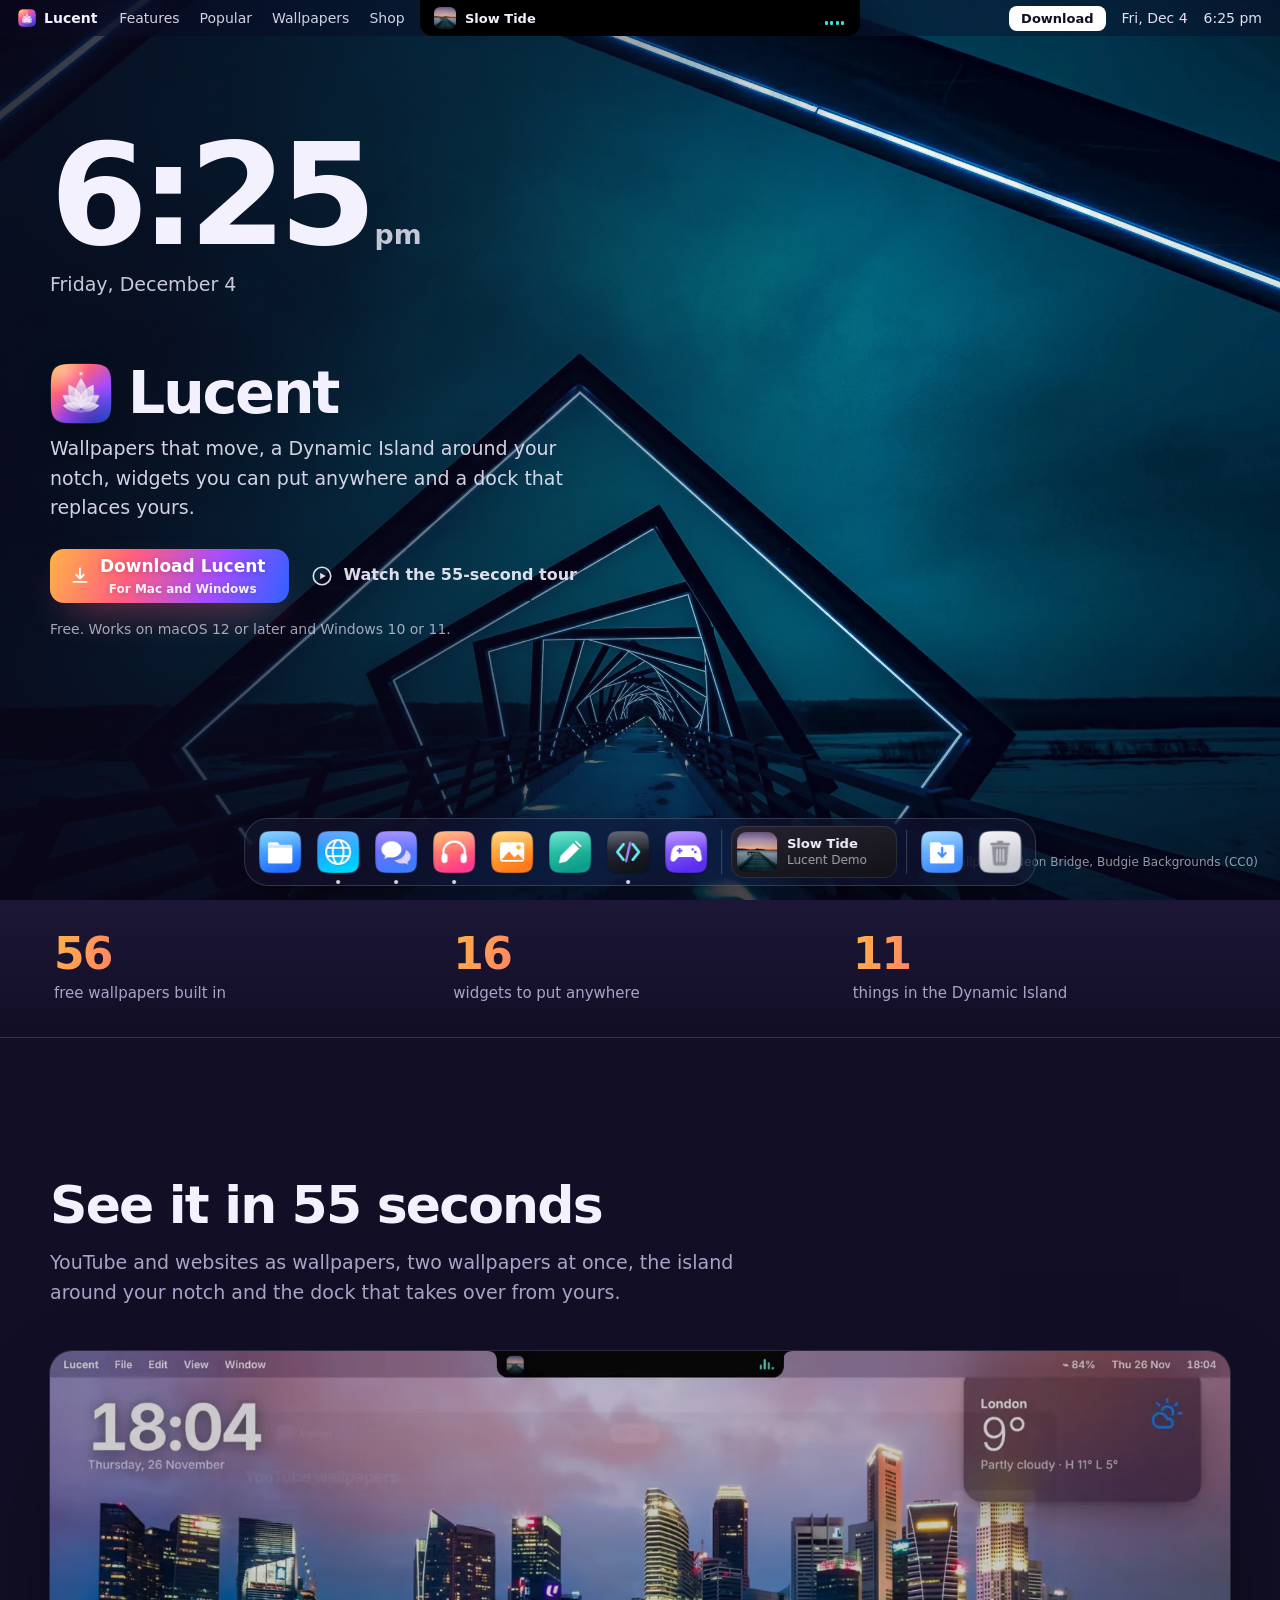
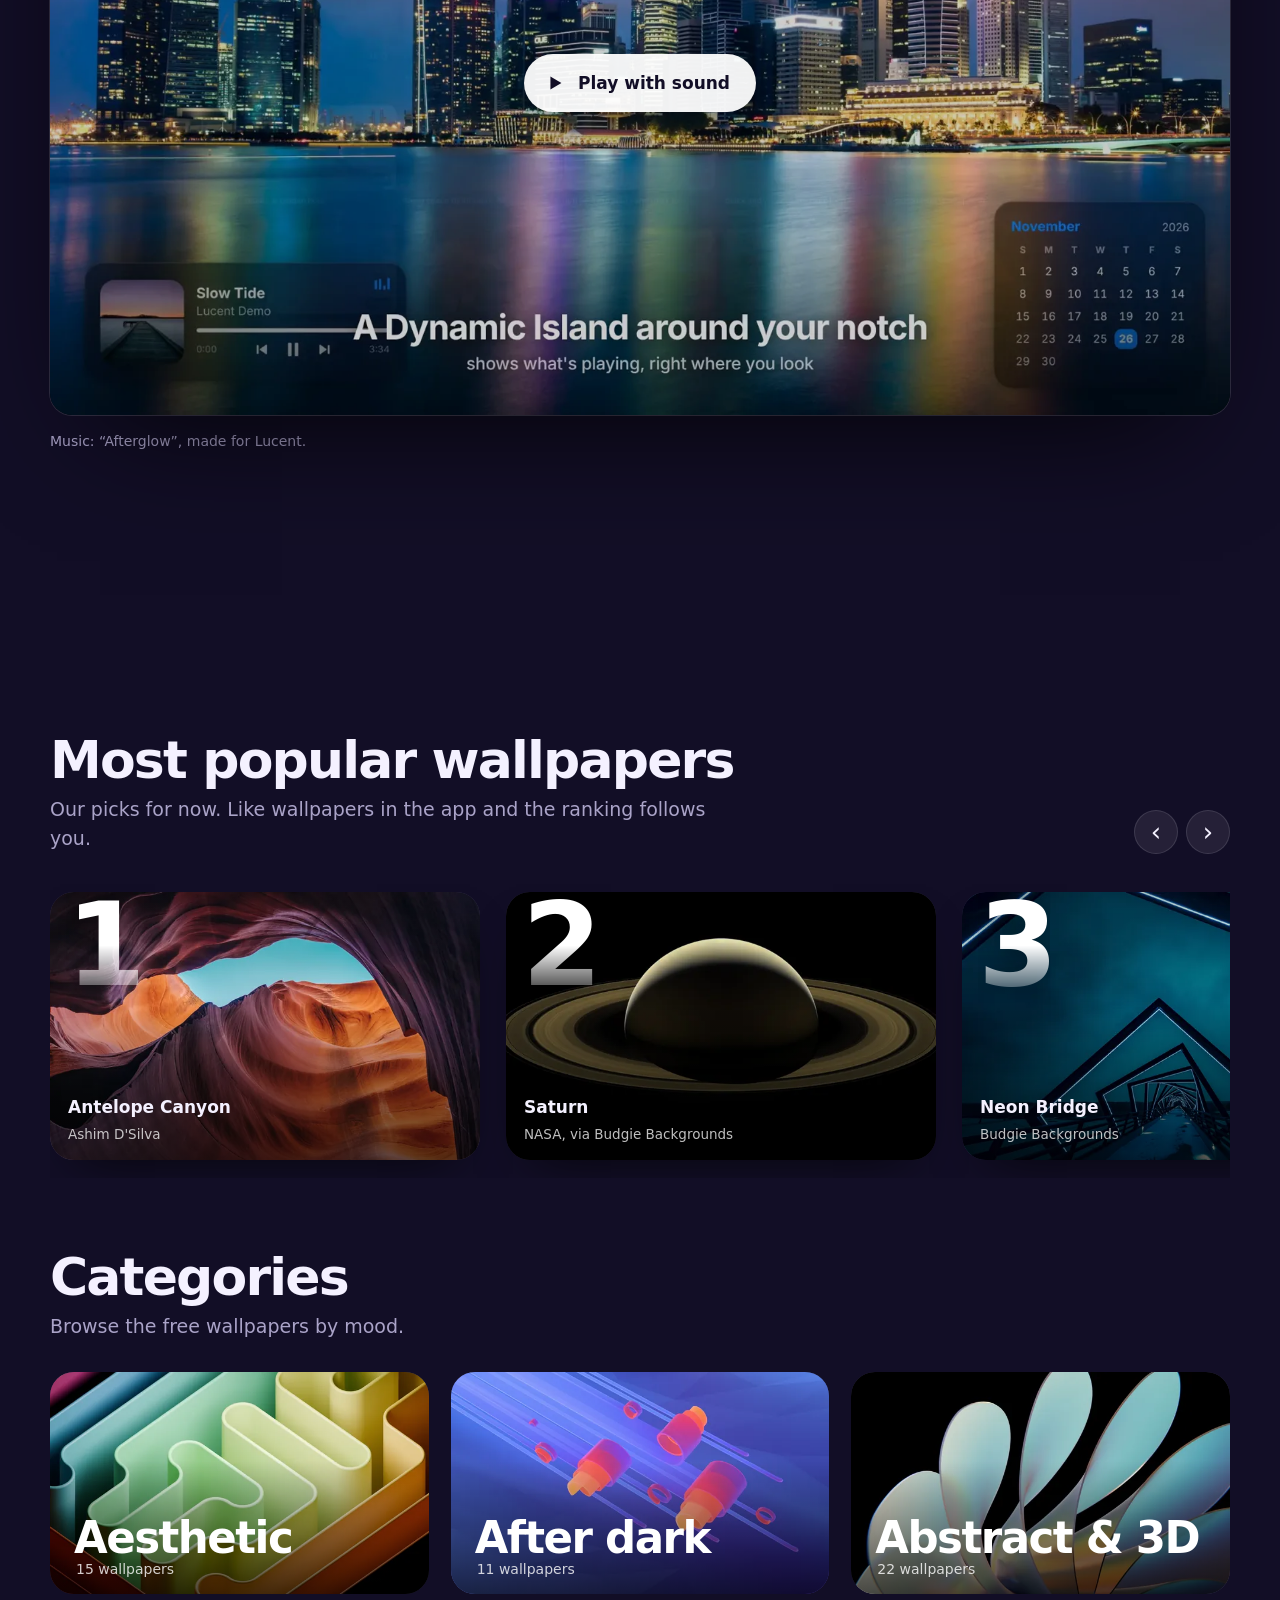
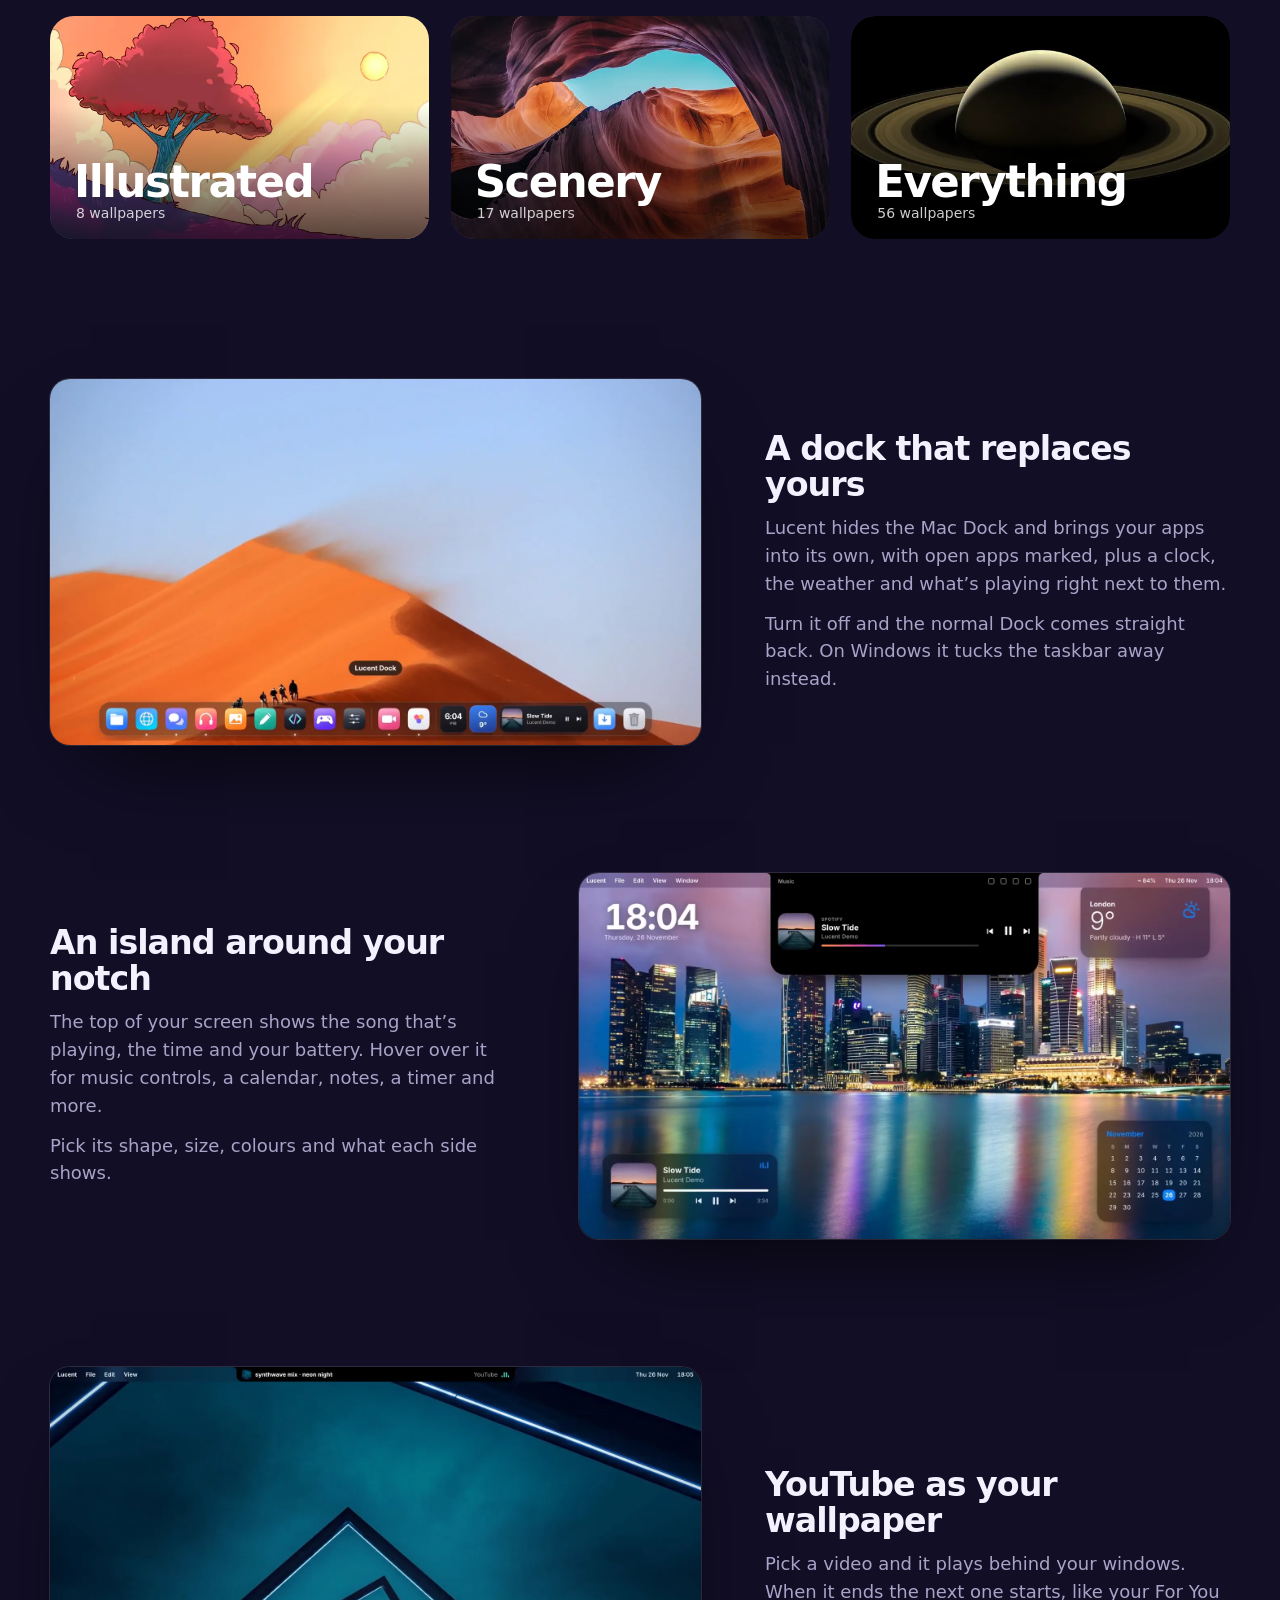
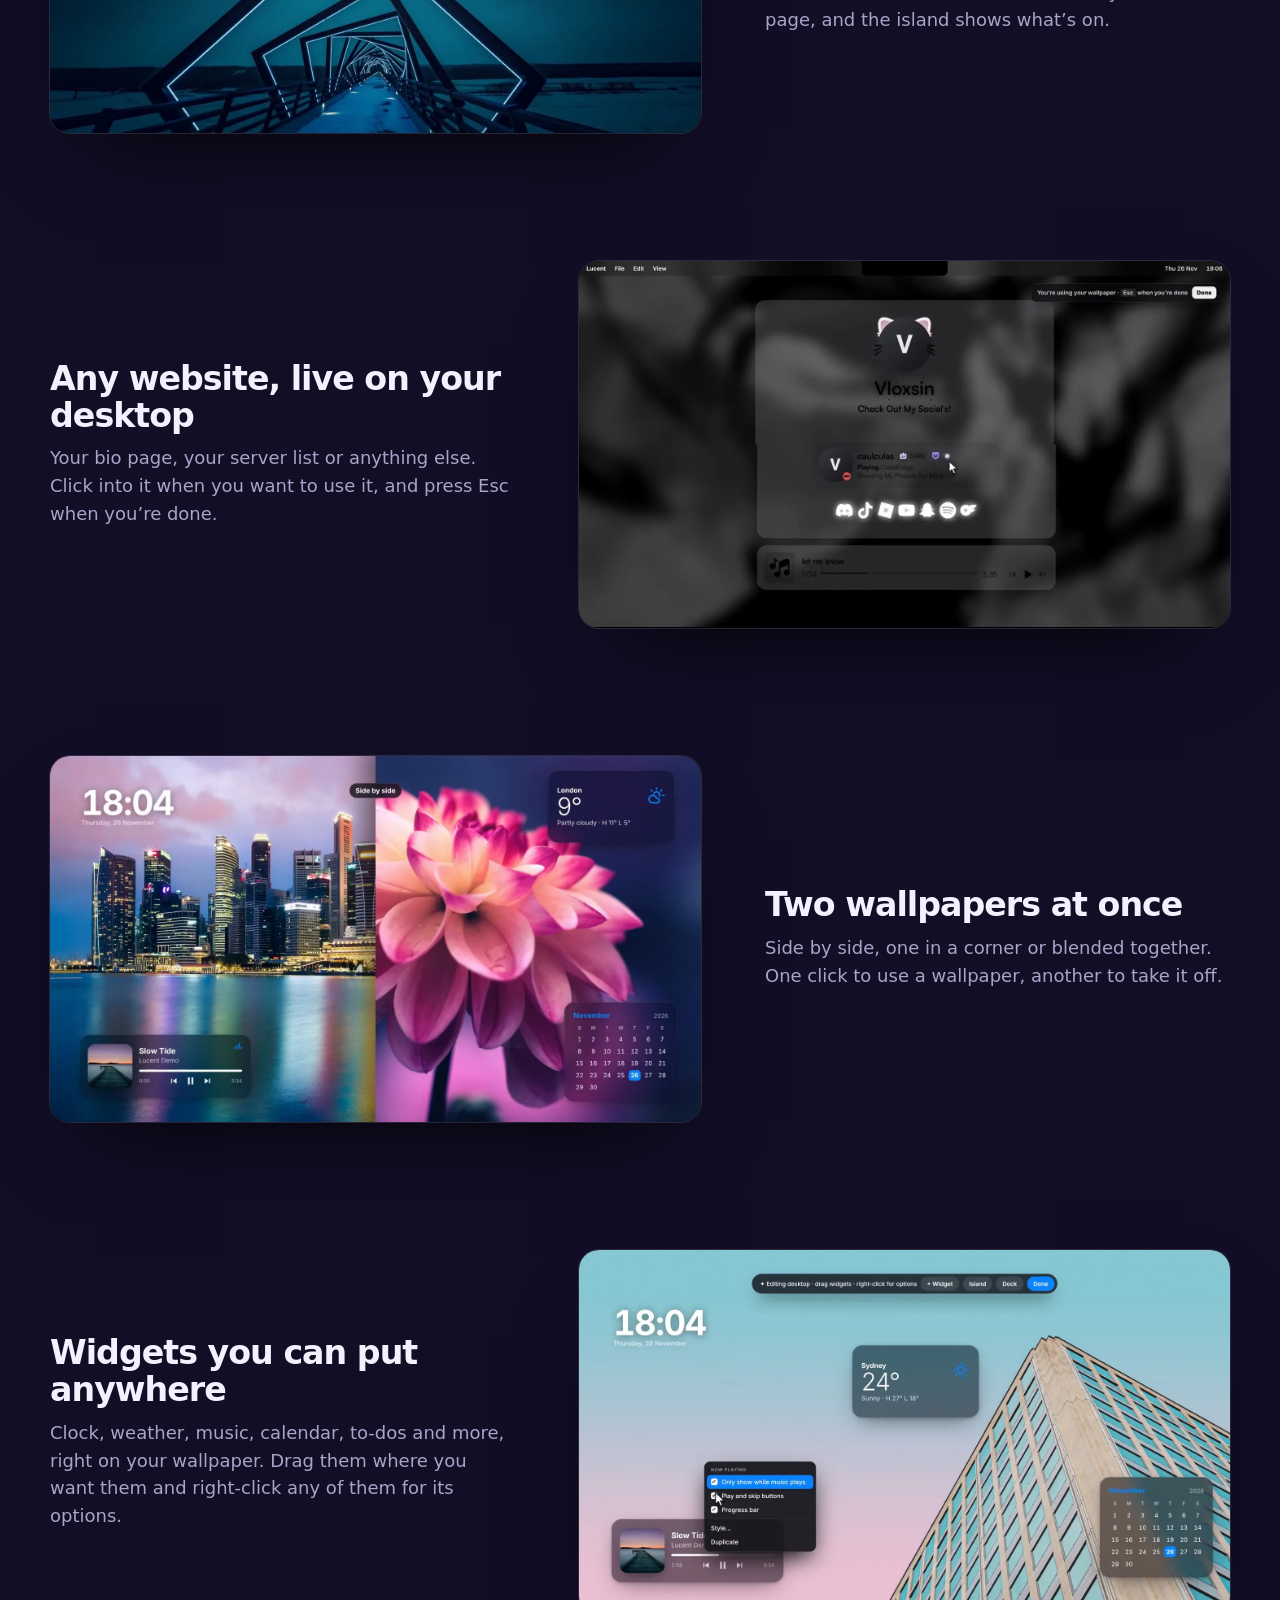
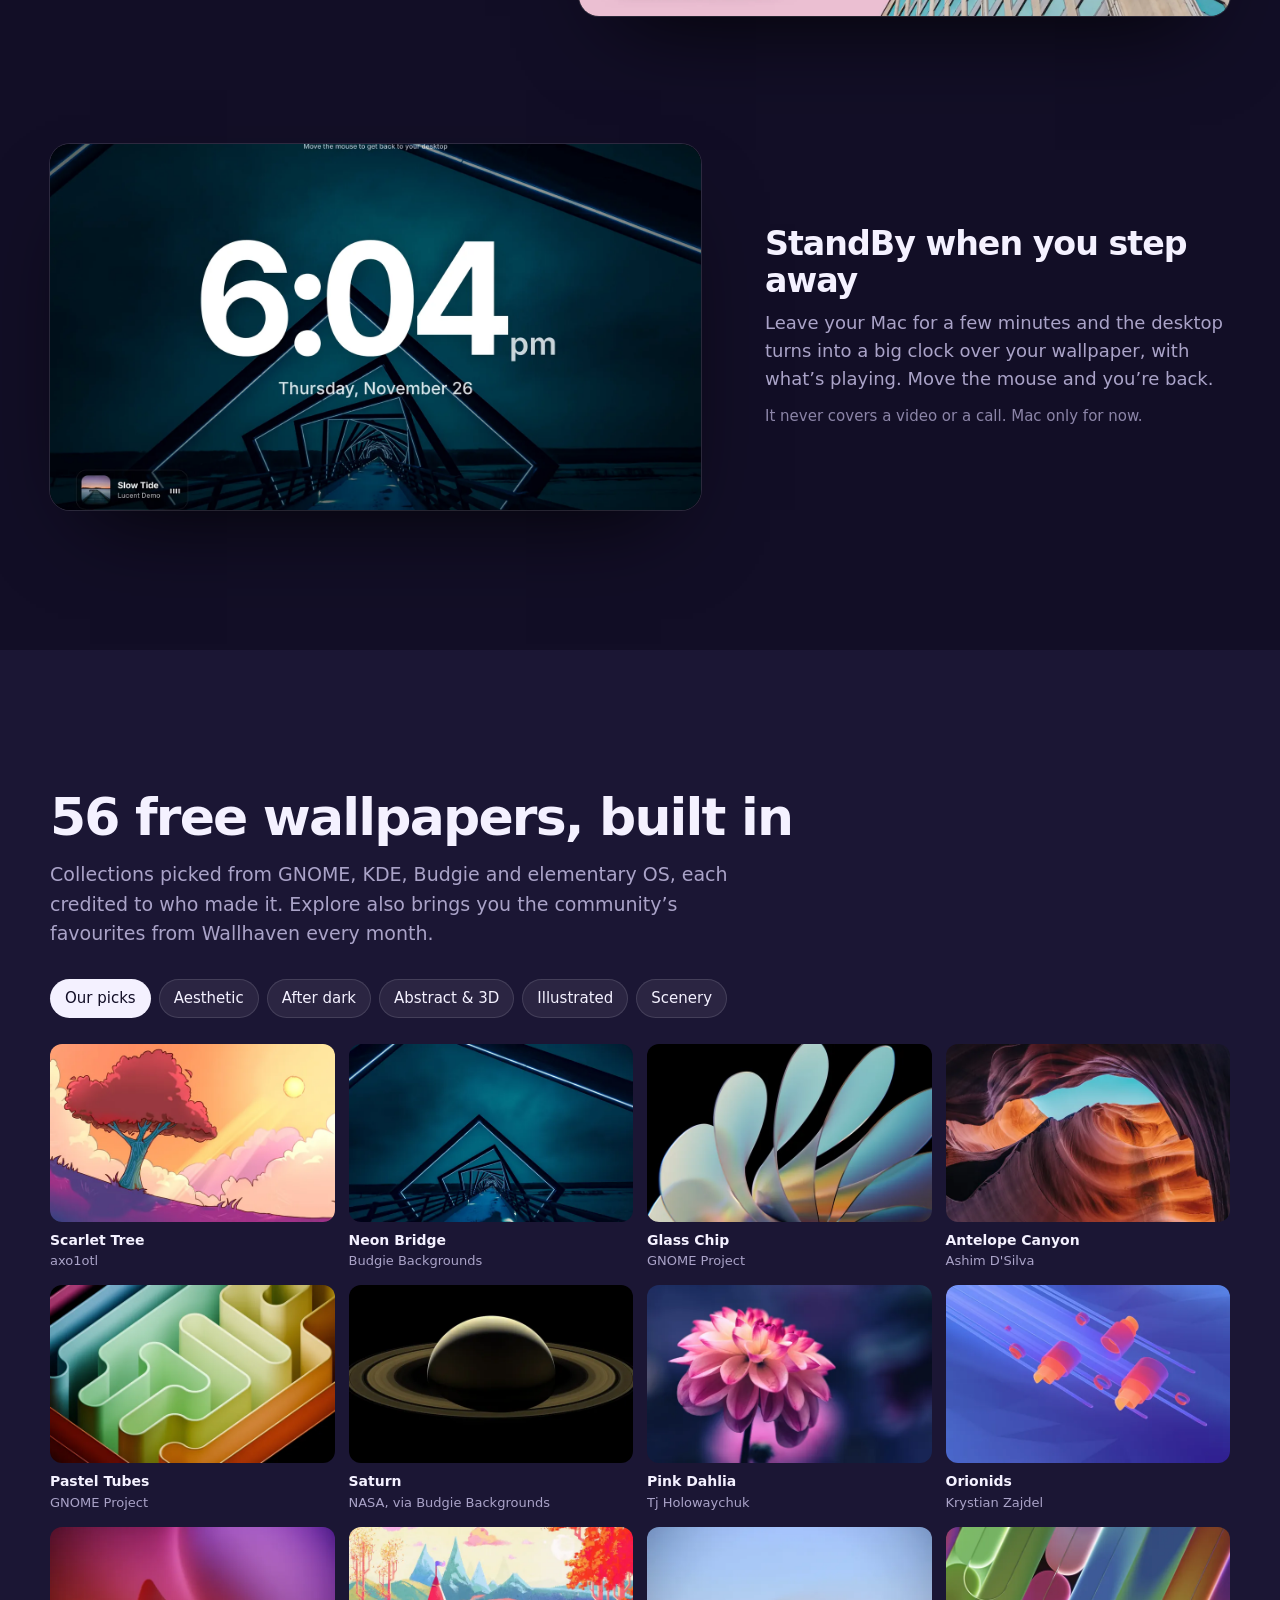
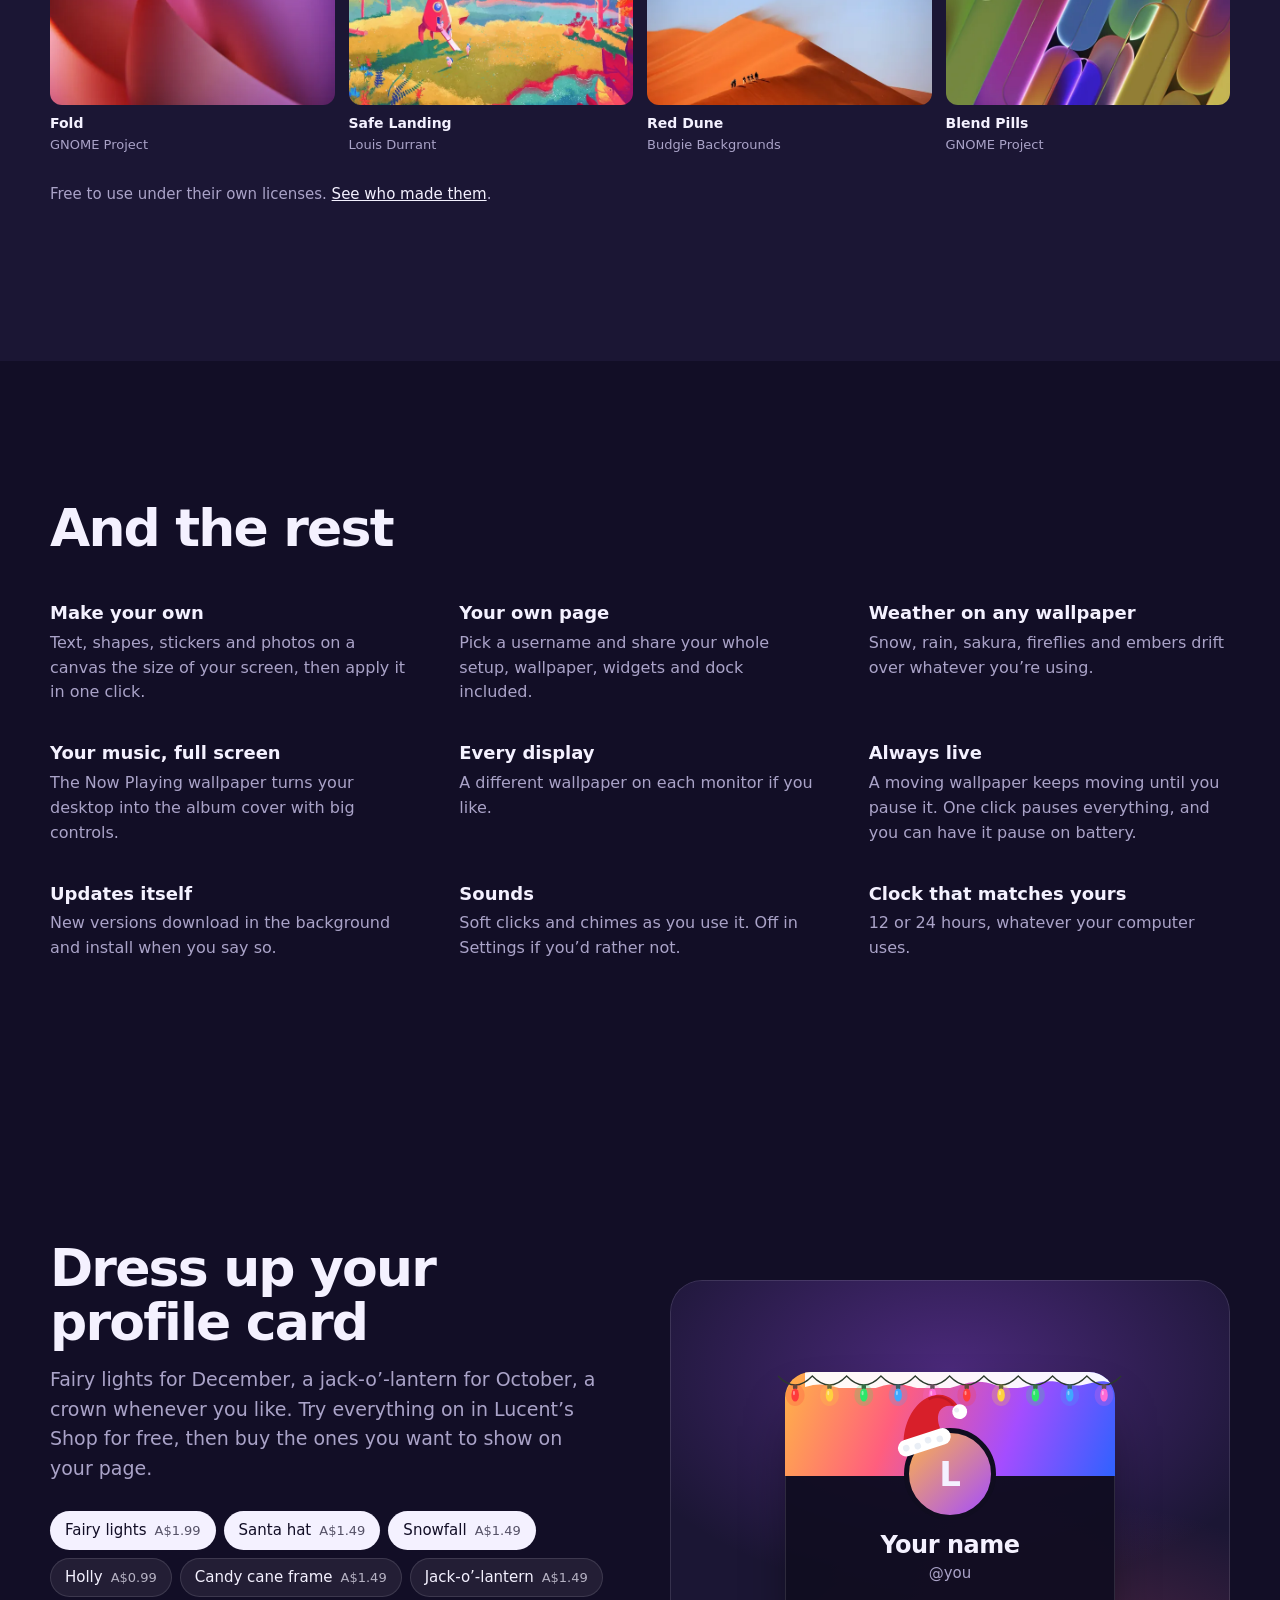
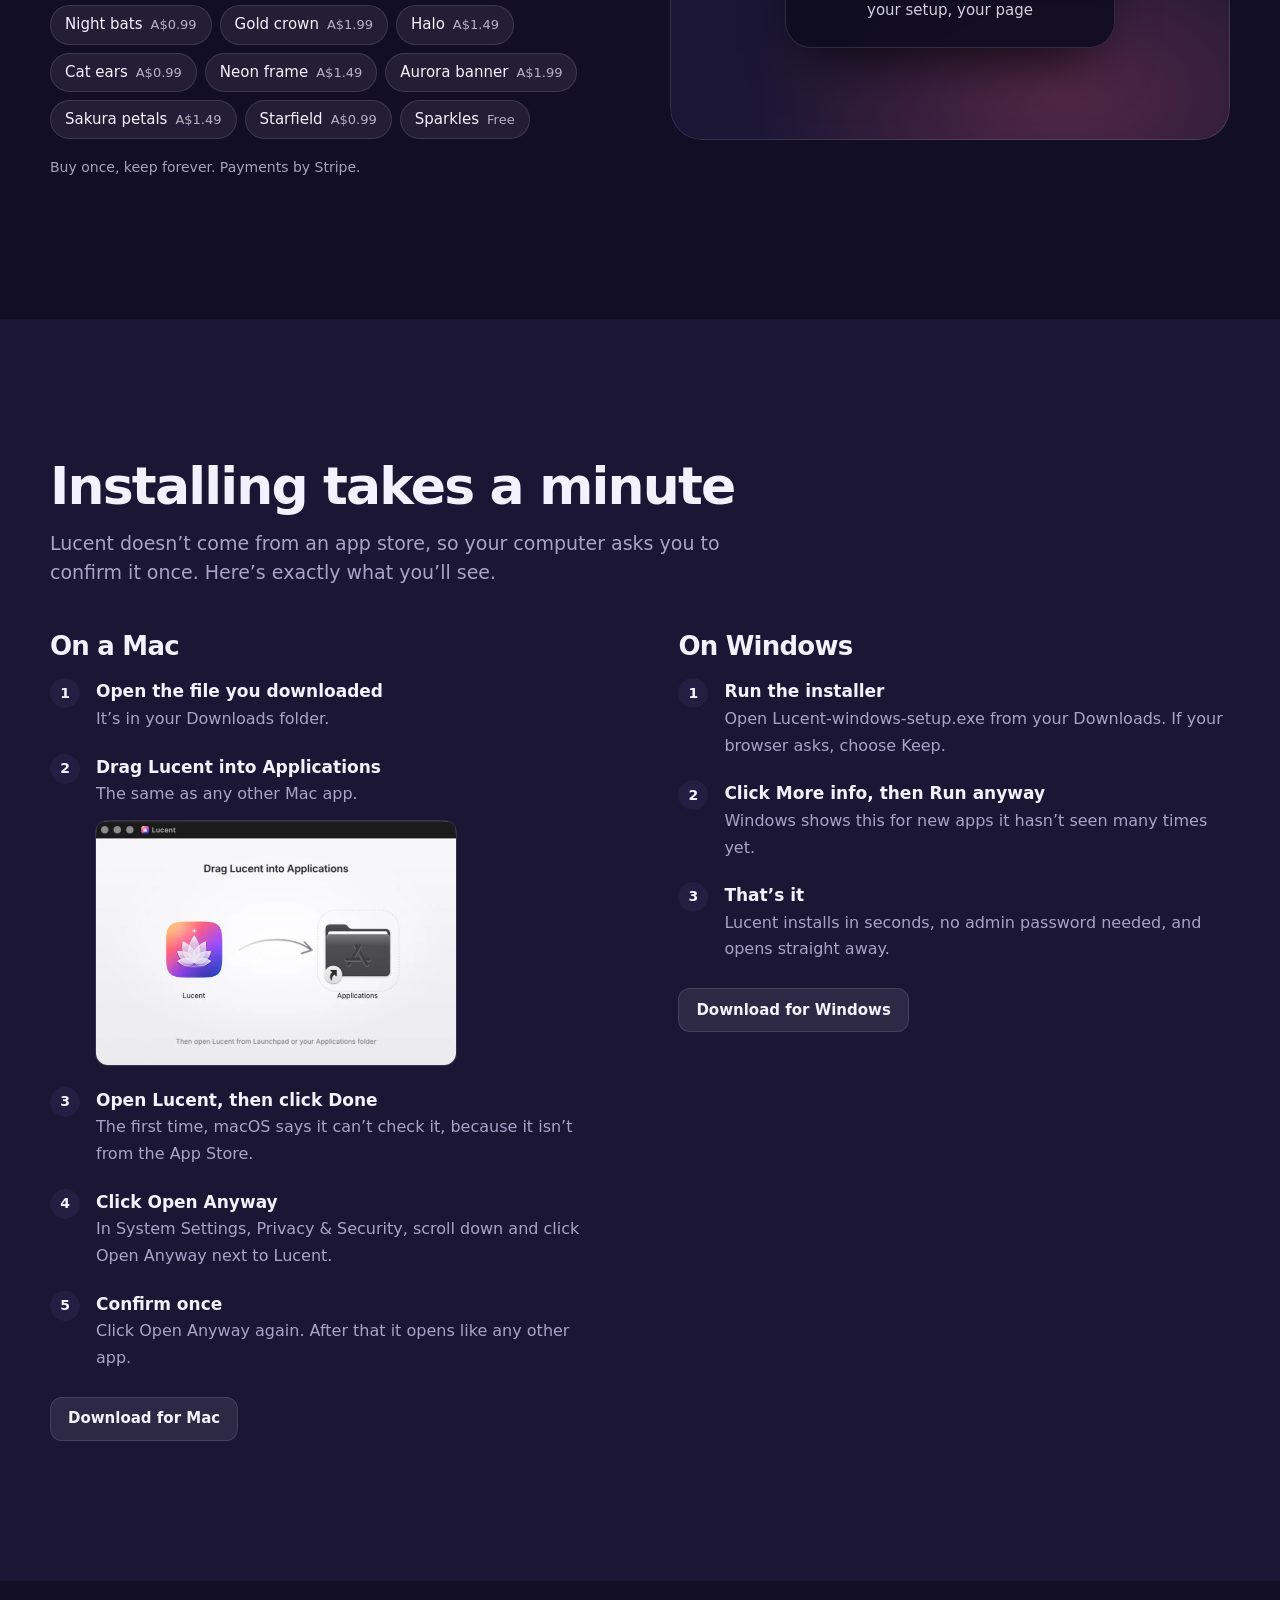
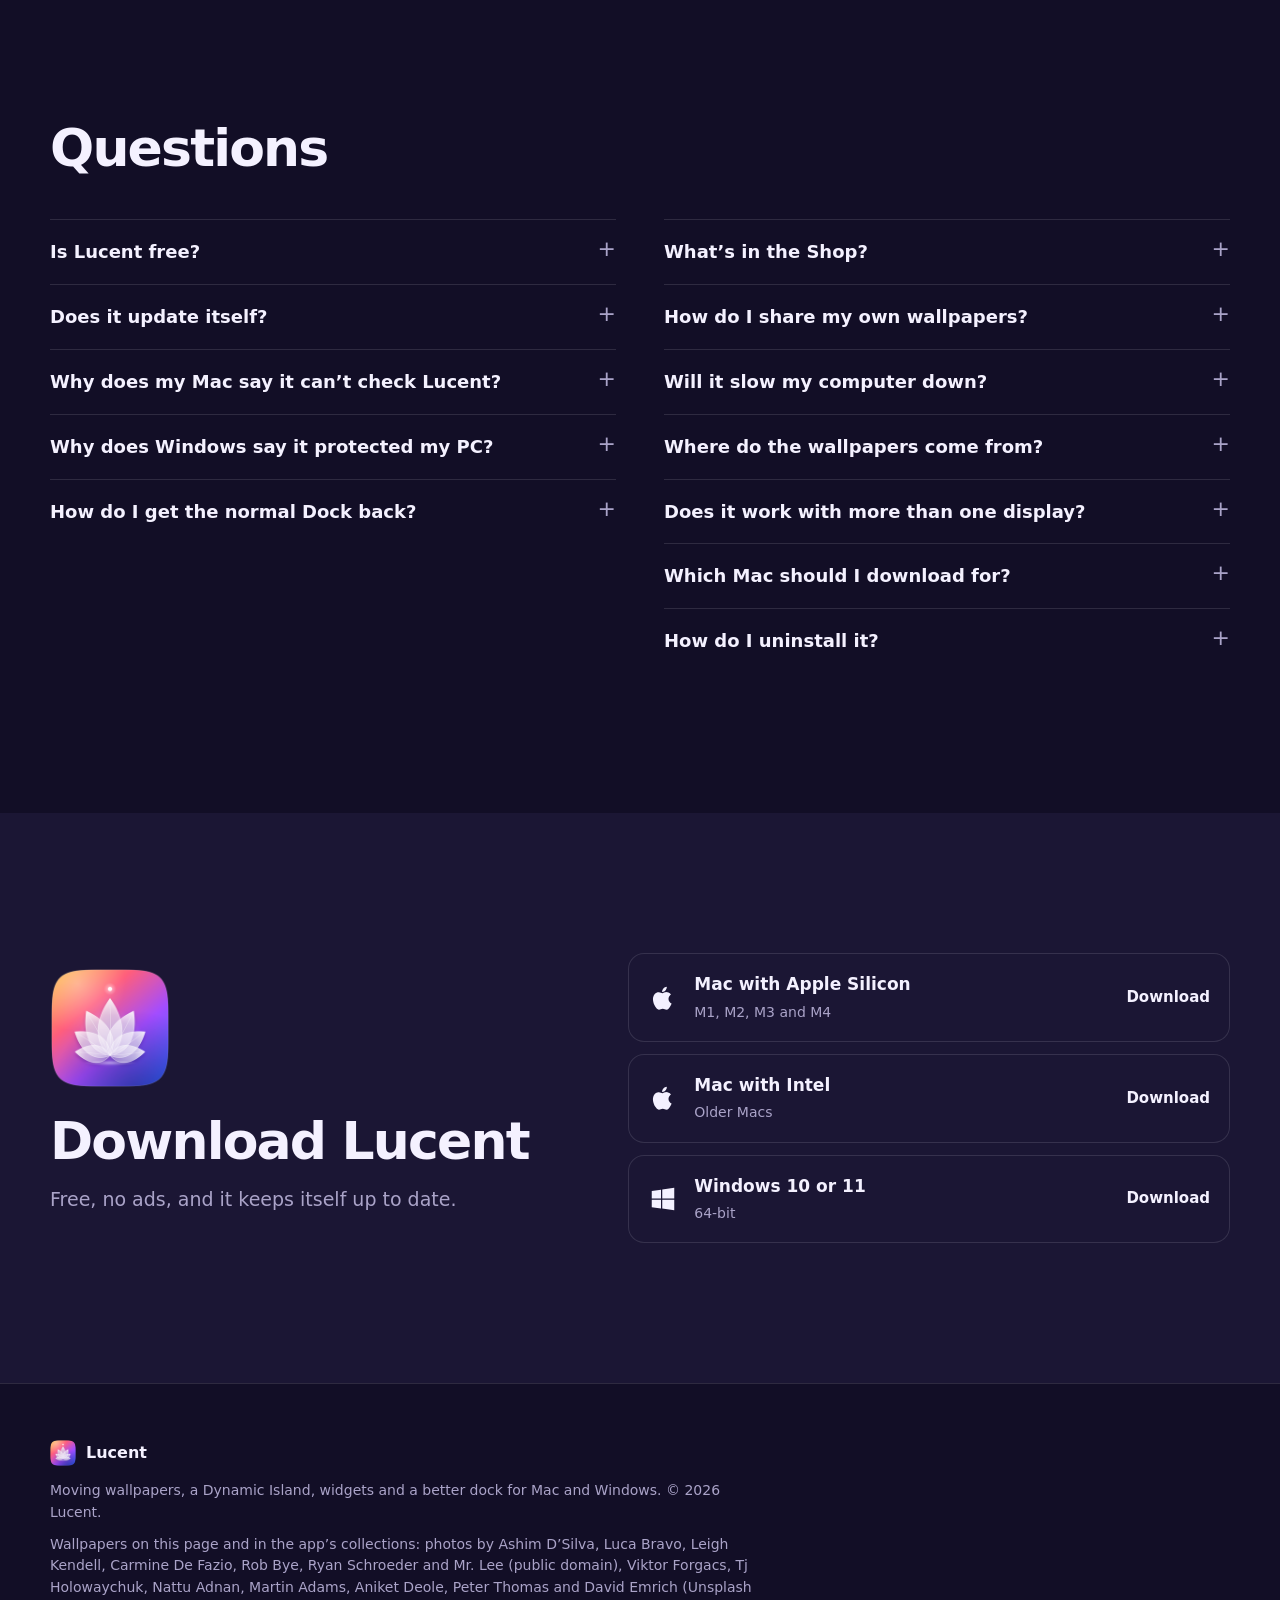
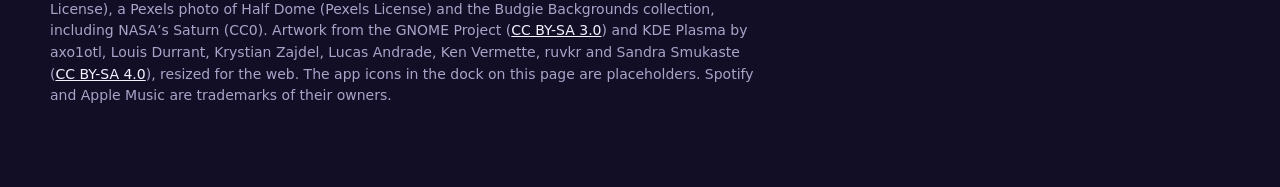
<file: index.html>
<!doctype html>
<html lang="en">
<head>
<meta charset="utf-8">
<meta name="viewport" content="width=device-width, initial-scale=1, viewport-fit=cover">
<title>Lucent: moving wallpapers, a Dynamic Island and a better Dock for Mac and Windows</title>
<meta name="description" content="Lucent puts moving wallpapers, YouTube and websites on your desktop, adds a Dynamic Island around your MacBook’s notch, widgets you can put anywhere and a dock that replaces yours. Free for Mac and Windows.">
<meta name="theme-color" content="#120e26">
<meta property="og:title" content="Lucent">
<meta property="og:description" content="Moving wallpapers, a Dynamic Island around your notch, widgets anywhere and a dock that replaces yours. Free for Mac and Windows.">
<meta property="og:image" content="assets/shots/home.webp?v=240">
<link rel="icon" type="image/png" href="assets/icon-64.png?v=240">
<link rel="icon" type="image/svg+xml" href="assets/logo.svg?v=240">
<link rel="apple-touch-icon" href="assets/apple-touch-icon.png?v=240">
<link rel="preload" as="image" href="assets/walls/trestle-full.webp?v=240">
<style>
:root {
  --night: #120e26; --night-2: #1b1634; --night-3: #241e42;
  --ink: #f4f1ff; --haze: #aaa3c8; --line: rgba(244, 241, 255, .12);
  --lotus: linear-gradient(110deg, #ffb347 0%, #ff5e7e 34%, #a44dff 68%, #2f62ff 100%);
  --focus: #ff8ab4;
  --sys: -apple-system, BlinkMacSystemFont, "SF Pro Text", "Segoe UI Variable Text", "Segoe UI", system-ui, sans-serif;
  --sys-d: -apple-system, BlinkMacSystemFont, "SF Pro Display", "Segoe UI Variable Display", "Segoe UI", system-ui, sans-serif;
}
* { box-sizing: border-box; }
html { scroll-behavior: smooth; scroll-padding-top: 52px; }
body { margin: 0; background: var(--night); color: var(--ink); font: 17px/1.55 var(--sys); -webkit-font-smoothing: antialiased; text-rendering: optimizeLegibility; }
img, video { display: block; max-width: 100%; }
a { color: inherit; }
button { font: inherit; color: inherit; }
:focus-visible { outline: 2.5px solid var(--focus); outline-offset: 3px; border-radius: 8px; }
.wrap { width: min(1180px, 100% - 56px); margin: 0 auto; }

/* ---------- menu bar: the page's navigation, with your real time and date ---------- */
.bar { position: fixed; z-index: 60; inset: 0 0 auto; height: 36px; display: flex; align-items: center; gap: 22px; padding: 0 18px;
  font: 600 14px/1 var(--sys); background: rgba(14, 11, 30, .42); -webkit-backdrop-filter: blur(22px) saturate(1.5); backdrop-filter: blur(22px) saturate(1.5); transition: background .3s; }
.bar.solid { background: rgba(18, 14, 38, .9); }
.bar .me { display: flex; align-items: center; gap: 8px; text-decoration: none; font-weight: 750; }
.bar .me img { width: 18px; height: 18px; border-radius: 5px; }
.bar nav { display: flex; gap: 20px; }
.bar nav a { text-decoration: none; font-weight: 500; opacity: .86; }
.bar nav a:hover { opacity: 1; }
.bar .end { margin-left: auto; display: flex; align-items: center; gap: 16px; font-weight: 500; font-variant-numeric: tabular-nums; }
.bar .get { border: 0; cursor: pointer; padding: 6px 12px; border-radius: 8px; background: #fff; color: #120e26; font-weight: 650; font-size: 13px; }
.bar .when { white-space: nowrap; opacity: .92; }

/* ---------- the first screen is a Lucent desktop ---------- */
.hero { position: relative; height: 100svh; min-height: 680px; max-height: 1100px; overflow: hidden; }
.wall { position: absolute; inset: 0; z-index: 0; background: #120e26 center / cover no-repeat; opacity: 0; transition: opacity 1.6s ease; }
.wall.on { opacity: 1; }
.hero::before { content: ''; position: absolute; inset: 0; z-index: 1; background:
  linear-gradient(90deg, rgba(10, 7, 24, .78) 0%, rgba(10, 7, 24, .5) 38%, rgba(10, 7, 24, 0) 68%),
  linear-gradient(0deg, rgba(10, 7, 24, .55) 0%, rgba(10, 7, 24, 0) 30%); }
.desk { z-index: 2; position: absolute; left: max(28px, (100% - 1180px) / 2); top: clamp(96px, 15vh, 170px); width: min(560px, 100% - 56px); }
.clock { font: 700 clamp(88px, 11vw, 168px)/.86 var(--sys-d); letter-spacing: -.055em; font-variant-numeric: tabular-nums; }
.clock small { font-size: .19em; font-weight: 600; letter-spacing: 0; margin-left: .2em; opacity: .8; }
.today { margin: 14px 0 0; font-size: 19px; font-weight: 500; color: rgba(244, 241, 255, .82); }
.desk h1 { margin: clamp(36px, 7vh, 64px) 0 10px; font: 750 clamp(40px, 4.6vw, 60px)/1 var(--sys-d); letter-spacing: -.04em; display: flex; align-items: center; gap: 16px; }
.desk h1 img { width: 1.05em; height: 1.05em; border-radius: 24%; box-shadow: 0 10px 30px -10px rgba(0, 0, 0, .7); }
.desk .lede { margin: 0; font-size: 19px; color: rgba(244, 241, 255, .86); max-width: 30em; }
.ctas { display: flex; flex-wrap: wrap; align-items: center; gap: 12px 22px; margin-top: 26px; }
.btn { display: inline-flex; align-items: center; gap: 10px; border: 0; cursor: pointer; text-decoration: none; border-radius: 14px; font-weight: 650; }
.btn.main { height: 54px; padding: 0 24px 0 20px; background: var(--lotus); color: #fff; font-size: 17px; box-shadow: 0 18px 40px -18px rgba(255, 94, 126, .75); text-shadow: 0 1px 6px rgba(0, 0, 0, .2); transition: transform .15s, filter .2s; }
.btn.main:hover { filter: brightness(1.07); }
.btn.main:active { transform: scale(.98); }
.btn.main svg { width: 20px; height: 20px; }
.btn.main small { display: block; font-size: 12px; font-weight: 550; opacity: .9; margin-top: 1px; }
.btn.text { background: none; padding: 6px 0; font-size: 16px; color: var(--ink); opacity: .9; }
.btn.text:hover { opacity: 1; text-decoration: underline; text-underline-offset: 4px; }
.btn.text svg { width: 22px; height: 22px; }
.fine { margin: 16px 0 0; font-size: 14px; color: rgba(244, 241, 255, .66); }
.credit { z-index: 2; position: absolute; right: 22px; bottom: 16px; font-size: 12px; color: rgba(244, 241, 255, .6); }

/* the notch and the island around it */
.notch { position: absolute; z-index: 70; top: 0; left: 50%; translate: -50% 0; height: 36px; width: 196px; background: #000; border-radius: 0 0 13px 13px; transition: width .45s cubic-bezier(.32, 1.28, .45, 1), height .45s cubic-bezier(.32, 1.28, .45, 1), border-radius .45s; overflow: hidden; }
.notch::before, .notch::after { content: ''; position: absolute; top: 0; width: 10px; height: 10px; }
.notch.island { width: 440px; }
.notch.open { width: 520px; height: 150px; border-radius: 0 0 30px 30px; }
.notch .wing { position: absolute; top: 0; height: 36px; display: flex; align-items: center; gap: 9px; font: 650 13px/1 var(--sys); opacity: 0; transition: opacity .3s .15s; white-space: nowrap; }
.notch.island .wing { opacity: 1; }
.notch.open .wing { opacity: 0; transition-delay: 0s; }
.notch .wing.l { left: 14px; } .notch .wing.r { right: 16px; }
.notch .art { width: 22px; height: 22px; border-radius: 6px; background: #222 center / cover; }
.eq { display: flex; gap: 2.5px; align-items: flex-end; height: 13px; }
.eq i { width: 3px; height: 100%; border-radius: 2px; background: #3ee0d0; transform-origin: 50% 100%; transform: scaleY(.3); animation: eq 1s ease-in-out infinite; }
.eq i:nth-child(2) { animation-delay: -.35s; } .eq i:nth-child(3) { animation-delay: -.7s; } .eq i:nth-child(4) { animation-delay: -.2s; }
@keyframes eq { 0%, 100% { transform: scaleY(.25); } 50% { transform: scaleY(1); } }
.notch .player { position: absolute; inset: 46px 22px 18px; display: flex; gap: 16px; align-items: center; opacity: 0; transform: translateY(-6px); transition: opacity .2s, transform .35s; }
.notch.open .player { opacity: 1; transform: none; transition-delay: .12s; }
.player .big { width: 78px; height: 78px; border-radius: 18px; background: #222 center / cover; flex: none; }
.player b { display: block; font-size: 17px; }
.player span { font-size: 14px; color: rgba(255, 255, 255, .6); }
.player .prog { height: 5px; margin-top: 12px; border-radius: 3px; background: rgba(255, 255, 255, .18); overflow: hidden; }
.player .prog i { display: block; height: 100%; width: 38%; background: linear-gradient(90deg, #ff8a3d, #e2479d 55%, #6b5cff); }

/* the dock */
.dock { z-index: 3; position: absolute; left: 50%; bottom: 14px; translate: -50% 0; display: flex; align-items: flex-end; gap: 6px; padding: 8px 10px; border-radius: 24px;
  background: rgba(30, 26, 48, .38); -webkit-backdrop-filter: blur(26px) saturate(1.6); backdrop-filter: blur(26px) saturate(1.6); box-shadow: inset 0 0 0 1px rgba(255, 255, 255, .16), 0 18px 40px -16px rgba(0, 0, 0, .55); }
.dock .it { position: relative; width: 52px; height: 52px; transform-origin: 50% 100%; transition: transform .1s ease-out; }
.dock .it img { width: 100%; height: 100%; }
.dock .it.on::after { content: ''; position: absolute; left: 50%; bottom: -6px; width: 4px; height: 4px; margin-left: -2px; border-radius: 50%; background: rgba(255, 255, 255, .85); }
.dock .sep { width: 1px; align-self: stretch; margin: 4px 3px; background: rgba(255, 255, 255, .2); }
.dock .np { display: flex; align-items: center; gap: 10px; height: 52px; white-space: nowrap; padding: 0 14px 0 6px; border-radius: 13px; background: linear-gradient(170deg, #26232f, #121117); box-shadow: inset 0 0 0 1px rgba(255, 255, 255, .1); font: 600 13px/1.25 var(--sys); }
.dock .np .art { width: 40px; height: 40px; border-radius: 9px; background: #222 center / cover; }
.dock .np span { display: block; font-weight: 500; font-size: 12px; color: rgba(255, 255, 255, .6); }
.dock .tip { position: absolute; bottom: calc(100% + 10px); left: 50%; translate: -50% 0; padding: 4px 10px; border-radius: 7px; background: rgba(28, 26, 34, .92); font: 600 12px/1.3 var(--sys); white-space: nowrap; opacity: 0; pointer-events: none; transition: opacity .15s; }
.dock .it:hover .tip { opacity: 1; }

/* ---------- sections ---------- */
section.band { padding: clamp(84px, 12vw, 140px) 0; }
h2 { margin: 0 0 16px; font: 700 clamp(34px, 4.2vw, 52px)/1.04 var(--sys-d); letter-spacing: -.035em; }
h3 { margin: 0 0 10px; font: 700 clamp(26px, 2.6vw, 34px)/1.1 var(--sys-d); letter-spacing: -.03em; }
.lede { color: var(--haze); font-size: 19px; max-width: 36em; margin: 0; }
.head { margin-bottom: 44px; max-width: 760px; }

/* tour video */
.tour { position: relative; border-radius: 22px; overflow: hidden; background: #000; box-shadow: 0 0 0 1px var(--line), 0 50px 120px -50px rgba(0, 0, 0, .9); aspect-ratio: 16 / 9; }
.tour video { width: 100%; height: 100%; object-fit: cover; }
.tour .play { position: absolute; inset: 0; display: grid; place-items: center; border: 0; background: rgba(0, 0, 0, .18); cursor: pointer; }
.tour .play span { display: flex; align-items: center; gap: 12px; padding: 16px 26px 16px 20px; border-radius: 999px; background: rgba(255, 255, 255, .94); color: #120e26; font-weight: 700; font-size: 17px; box-shadow: 0 20px 40px -14px rgba(0, 0, 0, .6); }
.tour .play svg { width: 22px; height: 22px; }
.tour.playing .play { display: none; }
.tour-note { margin: 16px 0 0; font-size: 14px; color: var(--haze); }

/* features */
.feature { display: grid; grid-template-columns: minmax(0, 7fr) minmax(0, 5fr); gap: clamp(28px, 5vw, 72px); align-items: center; }
.feature + .feature { margin-top: clamp(80px, 10vw, 128px); }
.feature.flip { grid-template-columns: minmax(0, 5fr) minmax(0, 7fr); }
.feature.flip .media { order: 2; }
.media { border-radius: 20px; overflow: hidden; background: #000; box-shadow: 0 0 0 1px var(--line), 0 40px 90px -40px rgba(0, 0, 0, .9); aspect-ratio: 16 / 9; }
.media video, .media img { width: 100%; height: 100%; object-fit: cover; }
.feature p { color: var(--haze); margin: 0; max-width: 30em; font-size: 18px; }
.feature p + p { margin-top: 12px; }
.feature .note { font-size: 15px; color: rgba(170, 163, 200, .8); }

/* wallpapers */
.walls { display: grid; grid-template-columns: repeat(4, minmax(0, 1fr)); gap: 14px; }
.walls figure { margin: 0; }
.walls img { width: 100%; height: auto; aspect-ratio: 16 / 10; object-fit: cover; border-radius: 12px; background: var(--night-2); }
.walls figcaption { margin-top: 8px; font-size: 14px; font-weight: 600; }
.walls figcaption span { display: block; font-weight: 400; color: var(--haze); font-size: 13px; }
.walls-foot { margin-top: 28px; color: var(--haze); font-size: 15px; }
.walls-foot a { color: var(--ink); }

/* everything else */
.more { display: grid; grid-template-columns: repeat(3, minmax(0, 1fr)); gap: 34px 48px; margin: 0; }
.more dt { font-weight: 700; font-size: 18px; margin-bottom: 4px; }
.more dd { margin: 0; color: var(--haze); font-size: 16px; }

/* install */
.install { display: grid; grid-template-columns: minmax(0, 1fr) minmax(0, 1fr); gap: clamp(32px, 6vw, 90px); }
.install h3 { font-size: 26px; display: flex; align-items: center; gap: 10px; }
.install ol { list-style: none; counter-reset: s; padding: 0; margin: 18px 0 0; }
.install li { counter-increment: s; position: relative; padding: 0 0 22px 46px; }
.install li::before { content: counter(s); position: absolute; left: 0; top: 0; width: 30px; height: 30px; border-radius: 50%; display: grid; place-items: center; background: var(--night-3); font-weight: 700; font-size: 14px; }
.install li b { display: block; font-size: 17px; }
.install li span { color: var(--haze); font-size: 16px; }
.install li img { margin-top: 14px; width: min(100%, 360px); height: auto; border-radius: 12px; box-shadow: 0 0 0 1px var(--line); }
.install .go { margin-top: 4px; height: 44px; padding: 0 18px; border-radius: 12px; background: rgba(255, 255, 255, .08); box-shadow: inset 0 0 0 1px var(--line); font-size: 15px; opacity: 1; }
.install .go:hover { background: rgba(255, 255, 255, .13); text-decoration: none; }

/* questions */
.faq { display: grid; grid-template-columns: minmax(0, 1fr) minmax(0, 1fr); gap: 0 48px; }
.faq details { border-top: 1px solid var(--line); padding: 18px 0; }
.faq summary { cursor: pointer; list-style: none; font-weight: 650; font-size: 18px; display: flex; justify-content: space-between; gap: 16px; }
.faq summary::-webkit-details-marker { display: none; }
.faq summary::after { content: '+'; color: var(--haze); font-weight: 400; font-size: 22px; line-height: 1; transition: transform .2s; }
.faq details[open] summary::after { transform: rotate(45deg); }
.faq details p { margin: 10px 0 0; color: var(--haze); font-size: 16px; }

/* download */
.dl { display: grid; grid-template-columns: minmax(0, 5fr) minmax(0, 6fr); gap: clamp(32px, 6vw, 90px); align-items: center; }
.dl .icon { width: 120px; height: 120px; margin-bottom: 26px; }
.opts { display: grid; gap: 12px; }
.opt { display: flex; align-items: center; gap: 16px; width: 100%; text-align: left; padding: 18px 20px; border-radius: 16px; border: 0; cursor: pointer; background: var(--night-2); box-shadow: inset 0 0 0 1px var(--line); transition: background .15s, box-shadow .15s; }
.opt:hover { background: var(--night-3); }
.opt.mine { box-shadow: inset 0 0 0 2px rgba(255, 138, 180, .7); }
.opt svg { width: 30px; height: 30px; flex: none; }
.opt b { display: block; font-size: 17px; }
.opt span { color: var(--haze); font-size: 14px; }
.opt em { margin-left: auto; font-style: normal; font-weight: 650; font-size: 15px; white-space: nowrap; }
.ver { margin-top: 14px; color: var(--haze); font-size: 14px; }

footer { padding: 56px 0 70px; border-top: 1px solid var(--line); color: var(--haze); font-size: 14px; }
footer .me { display: flex; align-items: center; gap: 10px; color: var(--ink); font-weight: 700; font-size: 16px; margin-bottom: 14px; }
footer .me img { width: 26px; height: 26px; border-radius: 7px; }
footer p { max-width: 80ch; margin: 0 0 10px; }
footer a { color: var(--ink); }

/* ---------- install guide: shown before the download starts ---------- */
.sheet { position: fixed; inset: 0; z-index: 100; display: grid; place-items: center; padding: 20px; background: rgba(6, 4, 16, .62); opacity: 0; pointer-events: none; transition: opacity .25s; }
.sheet.on { opacity: 1; pointer-events: auto; }
.panel { width: min(780px, 100%); max-height: calc(100svh - 40px); overflow: auto; border-radius: 24px; background: var(--night-2); box-shadow: inset 0 0 0 1px var(--line), 0 40px 120px -30px rgba(0, 0, 0, .9); padding: 26px 28px 22px; transform: translateY(14px) scale(.98); transition: transform .3s cubic-bezier(.2, 1, .3, 1); }
.sheet.on .panel { transform: none; }
.panel .top { display: flex; align-items: center; gap: 14px; }
.panel .top img { width: 44px; height: 44px; }
.panel .top h2 { font-size: 24px; margin: 0; letter-spacing: -.02em; }
.panel .top p { margin: 2px 0 0; color: var(--haze); font-size: 15px; }
.panel .x { margin-left: auto; width: 34px; height: 34px; border-radius: 50%; border: 0; cursor: pointer; background: rgba(255, 255, 255, .08); font-size: 20px; line-height: 1; }
.oss { display: inline-flex; gap: 4px; margin: 18px 0 6px; padding: 4px; border-radius: 12px; background: rgba(255, 255, 255, .06); }
.oss button { border: 0; cursor: pointer; padding: 7px 16px; border-radius: 9px; background: none; font-weight: 600; font-size: 14px; color: var(--haze); }
.oss button[aria-selected="true"] { background: rgba(255, 255, 255, .14); color: var(--ink); }
.stage { display: grid; grid-template-columns: minmax(0, 5fr) minmax(0, 6fr); gap: 26px; align-items: center; min-height: 260px; padding: 14px 0; }
.stage .n { color: var(--haze); font-size: 14px; font-weight: 600; }
.stage h3 { font-size: 24px; margin: 6px 0 8px; }
.stage p { margin: 0; color: var(--haze); font-size: 16px; }
.stage p b { color: var(--ink); }
.fig { justify-self: center; width: 100%; max-width: 400px; }
.fig > img { width: 100%; height: auto; border-radius: 12px; box-shadow: 0 0 0 1px var(--line); }
.fileRow { display: flex; align-items: center; gap: 12px; padding: 14px; border-radius: 14px; background: #24232b; box-shadow: inset 0 0 0 1px rgba(255, 255, 255, .1); font-size: 14px; }
.fileRow img { width: 40px; height: 40px; flex: none; }
.fileRow small { display: block; color: #98989f; }
.alertM { width: 270px; margin: 0 auto; padding: 18px 16px 14px; border-radius: 18px; background: #ececee; color: #1d1d1f; text-align: center; font-size: 12.5px; line-height: 1.4; box-shadow: 0 30px 60px -20px rgba(0, 0, 0, .7); }
.alertM img { width: 56px; height: 56px; margin: 0 auto 8px; }
.alertM b { display: block; font-size: 13.5px; margin-bottom: 4px; }
.alertM .bt { display: grid; grid-template-columns: 1fr 1fr; gap: 8px; margin-top: 12px; }
.alertM .bt span { padding: 6px; border-radius: 8px; background: #d9d9de; font-weight: 600; }
.alertM .bt .blue { background: #0a84ff; color: #fff; }
.mockM { padding: 16px; border-radius: 14px; background: #1f1f24; box-shadow: inset 0 0 0 1px rgba(255, 255, 255, .1); font-size: 13.5px; }
.mockM .h { font-weight: 700; font-size: 15px; margin-bottom: 10px; }
.mockM .row { display: flex; align-items: center; justify-content: space-between; gap: 10px; padding: 12px; border-radius: 10px; background: #2a2a30; color: #d5d5dc; }
.mockM .row span:last-child { padding: 5px 10px; border-radius: 7px; background: #3a3a42; color: #fff; font-weight: 600; white-space: nowrap; box-shadow: 0 0 0 3px rgba(10, 132, 255, .5); }
.winM { padding: 18px; border-radius: 6px; background: #1b67b9; color: #fff; font-size: 13.5px; }
.winM .h { font-size: 19px; font-weight: 600; margin-bottom: 8px; }
.winM u { display: inline-block; margin: 10px 0 18px; }
.winM .f { display: flex; justify-content: flex-end; gap: 8px; }
.winM .f span { padding: 6px 14px; border: 1px solid rgba(255, 255, 255, .7); }
.winM .f span:first-child { background: #fff; color: #1b67b9; font-weight: 600; box-shadow: 0 0 0 3px rgba(255, 255, 255, .35); }
.arch { display: inline-flex; gap: 4px; margin-top: 14px; padding: 4px; border-radius: 11px; background: rgba(255, 255, 255, .06); }
.arch button { border: 0; cursor: pointer; padding: 6px 12px; border-radius: 8px; background: none; font-size: 13.5px; font-weight: 600; color: var(--haze); }
.arch button[aria-pressed="true"] { background: rgba(255, 255, 255, .14); color: var(--ink); }
.foot { display: flex; align-items: center; gap: 10px; padding-top: 14px; border-top: 1px solid var(--line); }
.dots { display: flex; gap: 6px; margin-right: auto; }
.dots i { width: 7px; height: 7px; border-radius: 50%; background: rgba(255, 255, 255, .22); }
.dots i.on { background: var(--ink); }
.foot button { border: 0; cursor: pointer; height: 42px; padding: 0 18px; border-radius: 11px; font-weight: 650; font-size: 15px; }
.foot .back { background: rgba(255, 255, 255, .08); }
.foot .next { background: #fff; color: #120e26; }
.foot .next.dlnow { background: var(--lotus); color: #fff; }
.done { text-align: center; padding: 26px 0 6px; }
.done .tick { width: 64px; height: 64px; margin: 0 auto 14px; border-radius: 50%; display: grid; place-items: center; background: var(--lotus); font-size: 30px; font-weight: 800; }
.done h3 { font-size: 26px; }
.done p { color: var(--haze); margin: 0 auto; max-width: 30em; }
.done .row { display: flex; justify-content: center; gap: 10px; margin-top: 20px; }
.done .row button { border: 0; cursor: pointer; height: 42px; padding: 0 18px; border-radius: 11px; font-weight: 650; background: rgba(255, 255, 255, .1); }

/* ---------- smaller screens ---------- */
@media (max-width: 1000px) {
  .bar nav, .bar .when.date, .notch, .dock, .credit { display: none; }
  .feature, .dl, .install, .faq { grid-template-columns: minmax(0, 1fr); }
  .feature.flip { grid-template-columns: minmax(0, 1fr); }
  .feature.flip .media { order: 0; }
  .walls { grid-template-columns: repeat(2, minmax(0, 1fr)); }
  .more { grid-template-columns: repeat(2, minmax(0, 1fr)); }
  .stage { grid-template-columns: minmax(0, 1fr); }
}
@media (max-width: 600px) {
  body { font-size: 16px; }
  .hero { min-height: 640px; }
  .desk { top: 84px; }
  .more { grid-template-columns: minmax(0, 1fr); }
  .walls { gap: 10px; }
  .panel { padding: 20px 18px 16px; }
}
@media (prefers-reduced-motion: reduce) {
  html { scroll-behavior: auto; }
  .wall, .notch, .panel, .sheet { transition: none; }
  .eq i { animation: none; }
}

/* ---------- 2.4: numbers, most popular, categories, shop, update popup ---------- */
.numbers { padding: 26px 0; border-bottom: 1px solid var(--line); background: linear-gradient(180deg, rgba(36, 30, 66, .55), transparent); }
.stats { display: grid; grid-template-columns: repeat(auto-fit, minmax(170px, 1fr)); gap: 18px; }
.stats div { padding: 6px 4px; }
.stats b { display: block; font: 750 clamp(30px, 3.6vw, 44px)/1 var(--sys-d); letter-spacing: -.04em; background: var(--lotus); -webkit-background-clip: text; background-clip: text; color: transparent; }
.stats span { display: block; margin-top: 6px; color: var(--haze); font-size: 15px; }
.phead { display: flex; align-items: flex-end; justify-content: space-between; gap: 24px; margin-bottom: 30px; }
.phead h2 { margin-bottom: 8px; }
.arrows { display: flex; gap: 8px; flex: none; }
.arrows button { width: 44px; height: 44px; border-radius: 50%; border: 0; background: rgba(244, 241, 255, .08); color: var(--ink); font-size: 26px; line-height: 1; cursor: pointer; box-shadow: inset 0 0 0 1px var(--line); }
.arrows button:hover { background: rgba(244, 241, 255, .16); }
.ptrack { display: grid; grid-auto-flow: column; grid-auto-columns: min(430px, 78vw); gap: 26px; overflow-x: auto; scroll-snap-type: x mandatory; padding: 8px 2px 18px; scrollbar-width: none; }
.ptrack::-webkit-scrollbar { display: none; }
.pcard { position: relative; display: block; aspect-ratio: 16 / 10; border-radius: 24px; overflow: hidden; scroll-snap-align: start; text-decoration: none; background: var(--night-3); box-shadow: 0 24px 50px -28px rgba(0, 0, 0, .8), inset 0 0 0 1px var(--line); }
.pcard img { width: 100%; height: 100%; object-fit: cover; transition: transform .5s ease; }
.pcard:hover img { transform: scale(1.04); }
.pcard::after { content: ''; position: absolute; inset: 0; background: linear-gradient(180deg, rgba(0, 0, 0, .18), transparent 40%, rgba(0, 0, 0, .62)); pointer-events: none; }
.pcard .rank { position: absolute; left: 16px; top: -4px; z-index: 2; font: 900 clamp(92px, 9vw, 128px)/1 var(--sys-d); letter-spacing: -.07em; color: #fff; text-shadow: 0 10px 34px rgba(0, 0, 0, .45); -webkit-mask: linear-gradient(180deg, #000 50%, rgba(0, 0, 0, .1) 98%); mask: linear-gradient(180deg, #000 50%, rgba(0, 0, 0, .1) 98%); }
.pcard .pinfo { position: absolute; left: 18px; right: 18px; bottom: 14px; z-index: 2; }
.pcard .pinfo b { display: block; font-size: 17px; }
.pcard .pinfo span { font-size: 13.5px; color: rgba(255, 255, 255, .75); }
.pcard .pl { color: #ff9bb5; font-weight: 700; margin-right: 8px; }
.cats { display: grid; grid-template-columns: repeat(3, minmax(0, 1fr)); gap: 22px; }
.ctile { position: relative; aspect-ratio: 16 / 9.4; border: 0; padding: 0; border-radius: 24px; overflow: hidden; cursor: pointer; text-align: left; background: var(--night-3); color: #fff; box-shadow: inset 0 0 0 1px var(--line); }
.ctile img { width: 100%; height: 100%; object-fit: cover; transition: transform .5s ease; }
.ctile:hover img { transform: scale(1.05); }
.ctile::after { content: ''; position: absolute; inset: 0; background: linear-gradient(180deg, transparent 40%, rgba(0, 0, 0, .66)); }
.ctile b { position: absolute; left: 24px; bottom: 34px; z-index: 2; font: 800 clamp(30px, 3.4vw, 46px)/1 var(--sys-d); letter-spacing: -.035em; }
.ctile span { position: absolute; left: 26px; bottom: 14px; z-index: 2; font-size: 14px; color: rgba(255, 255, 255, .8); }
.ctile:focus-visible, .pcard:focus-visible, .wchips button:focus-visible, .shoplist button:focus-visible { outline: 3px solid var(--focus); outline-offset: 3px; }
.wchips { display: flex; flex-wrap: wrap; gap: 8px; margin: -14px 0 26px; }
.wchips button, .shoplist button { border: 0; cursor: pointer; padding: 8px 15px; border-radius: 999px; background: rgba(244, 241, 255, .07); color: var(--ink); font-size: 15px; box-shadow: inset 0 0 0 1px var(--line); }
.wchips button[aria-pressed="true"], .shoplist button.on { background: var(--ink); color: var(--night); box-shadow: none; }
.sub-h { margin: 70px 0 8px; font: 700 28px/1.1 var(--sys-d); letter-spacing: -.02em; }
.walls.shared figure { position: relative; }
.walls.shared .live { position: absolute; top: 10px; left: 10px; font-style: normal; font-size: 12px; font-weight: 700; padding: 3px 8px; border-radius: 999px; background: rgba(0, 0, 0, .55); color: #7dffb0; }
.shopbox { display: grid; grid-template-columns: minmax(0, 1fr) minmax(0, 1fr); gap: 60px; align-items: center; }
.shoplist { display: flex; flex-wrap: wrap; gap: 8px; margin-top: 28px; }
.shoplist button { display: inline-flex; gap: 8px; align-items: baseline; }
.shoplist small { font-size: 13px; opacity: .7; }
.shop-stage { display: grid; place-items: center; min-height: 460px; border-radius: 32px; background: radial-gradient(90% 70% at 50% 20%, rgba(164, 77, 255, .35), transparent 70%), radial-gradient(80% 60% at 70% 90%, rgba(255, 94, 126, .25), transparent 70%), var(--night-2); box-shadow: inset 0 0 0 1px var(--line); }
.sc-card { position: relative; width: min(330px, 80vw); border-radius: 26px; text-align: center; padding-bottom: 26px; background: rgba(16, 13, 32, .92); box-shadow: inset 0 0 0 1px rgba(255, 255, 255, .12), 0 30px 60px -24px rgba(0, 0, 0, .8); --acc: #a44dff; }
.sc-card .banner { height: 104px; border-radius: 26px 26px 0 0; background: var(--lotus); }
.sc-card .av { width: 92px; height: 92px; margin: -48px auto 0; border-radius: 50%; display: grid; place-items: center; font: 800 34px/1 var(--sys-d); background: linear-gradient(135deg, #ffb347, #a44dff); border: 5px solid rgb(16, 13, 32); }
.sc-card .nm { margin-top: 12px; font: 800 24px/1.1 var(--sys-d); letter-spacing: -.02em; }
.sc-card .nm span { position: relative; display: inline-block; }
.sc-card .un { color: var(--haze); font-size: 15px; margin-top: 4px; }
.sc-card .bio { margin-top: 14px; font-size: 15px; color: rgba(244, 241, 255, .85); }
.upd { position: fixed; inset: 0; z-index: 80; display: grid; place-items: center; padding: 20px; background: rgba(8, 6, 18, .55); -webkit-backdrop-filter: blur(6px); backdrop-filter: blur(6px); opacity: 0; transition: opacity .3s ease; }
.upd.on { opacity: 1; }
.upd-card { position: relative; width: min(460px, 100%); padding: 26px 26px 22px; border-radius: 26px; background: var(--night-2); box-shadow: inset 0 0 0 1px var(--line), 0 40px 80px -30px #000; transform: translateY(14px) scale(.98); transition: transform .35s cubic-bezier(.2, .9, .3, 1.1); }
.upd.on .upd-card { transform: none; }
.upd-top { display: flex; gap: 14px; align-items: center; }
.upd-top img { border-radius: 14px; }
.upd-tag { display: inline-block; font-size: 13px; font-weight: 700; padding: 3px 10px; border-radius: 999px; background: var(--lotus); color: #fff; }
.upd h3 { margin: 6px 0 0; font: 750 24px/1.15 var(--sys-d); letter-spacing: -.02em; }
.upd ul { margin: 18px 0 0; padding-left: 20px; color: rgba(244, 241, 255, .9); font-size: 15.5px; }
.upd li { margin: 4px 0; }
.upd-note { margin: 14px 0 0; color: var(--haze); font-size: 14px; }
.upd-row { display: flex; gap: 10px; margin-top: 20px; }
.upd-go { flex: 1; height: 48px; border: 0; border-radius: 14px; background: var(--lotus); color: #fff; font-weight: 700; cursor: pointer; }
.upd-later { height: 48px; padding: 0 18px; border: 0; border-radius: 14px; background: rgba(244, 241, 255, .08); cursor: pointer; }
.upd-x { position: absolute; right: 14px; top: 12px; width: 34px; height: 34px; border: 0; border-radius: 50%; background: rgba(244, 241, 255, .08); font-size: 22px; line-height: 1; cursor: pointer; }
@media (max-width: 900px) { .cats { grid-template-columns: repeat(2, minmax(0, 1fr)); } .shopbox { grid-template-columns: 1fr; gap: 36px; } }
@media (max-width: 560px) { .cats { grid-template-columns: 1fr; } .phead { align-items: flex-start; } .arrows { display: none; } }
@media (prefers-reduced-motion: reduce) { .pcard img, .ctile img, .upd, .upd-card { transition: none; } }
</style>
</head>
<body>

<header class="bar" id="bar">
  <a class="me" href="#top"><img src="assets/icon-64.png?v=240" alt="">Lucent</a>
  <nav aria-label="Sections"><a href="#features">Features</a><a href="#popular">Popular</a><a href="#wallpapers">Wallpapers</a><a href="#shop">Shop</a><a href="#install">Install</a><a href="#faq">Questions</a></nav>
  <div class="end"><button class="get" type="button" data-dl="auto">Download</button><span class="when date" id="barDate"></span><span class="when" id="barTime"></span></div>
</header>

<section class="hero" id="top" aria-label="Lucent on a desktop">
  <div class="wall on" id="wallA"></div>
  <div class="wall" id="wallB"></div>
  <div class="notch island" id="notch" tabindex="0" aria-label="Dynamic Island: Slow Tide is playing. Hover or focus to open.">
    <div class="wing l"><i class="art" style="background-image:url('assets/walls/pier.webp?v=240')"></i>Slow Tide</div>
    <div class="wing r"><span class="eq"><i></i><i></i><i></i><i></i></span></div>
    <div class="player"><i class="big" style="background-image:url('assets/walls/pier.webp?v=240')"></i><div style="flex:1;min-width:0"><b>Slow Tide</b><span>Lucent Demo</span><div class="prog"><i></i></div></div></div>
  </div>

  <div class="desk">
    <div class="clock" id="clock" aria-label="The time where you are"></div>
    <p class="today" id="today"></p>
    <h1><img src="assets/icon-256.png?v=240" alt="">Lucent</h1>
    <p class="lede">Wallpapers that move, a Dynamic Island around your notch, widgets you can put anywhere and a dock that replaces yours.</p>
    <div class="ctas">
      <button class="btn main" type="button" data-dl="auto"><svg viewBox="0 0 24 24" fill="none" stroke="currentColor" stroke-width="2.2" stroke-linecap="round" stroke-linejoin="round"><path d="M12 3v12m0 0-4.5-4.5M12 15l4.5-4.5M4 19h16"/></svg><span><span id="heroDl">Download Lucent</span><small id="heroDlS">For Mac and Windows</small></span></button>
      <a class="btn text" href="#tour"><svg viewBox="0 0 24 24" fill="none" stroke="currentColor" stroke-width="1.8"><circle cx="12" cy="12" r="9.5"/><path d="M10 8.5v7l6-3.5Z" fill="currentColor" stroke="none"/></svg>Watch the 55-second tour</a>
    </div>
    <p class="fine">Free. Works on macOS 12 or later and Windows 10 or 11.</p>
  </div>

  <div class="dock" id="dock" aria-hidden="true">
    <div class="it"><img src="assets/dock/files.png?v=240" alt=""><span class="tip">Files</span></div>
    <div class="it on"><img src="assets/dock/browser.png?v=240" alt=""><span class="tip">Browser</span></div>
    <div class="it on"><img src="assets/dock/chat.png?v=240" alt=""><span class="tip">Chat</span></div>
    <div class="it on"><img src="assets/dock/music.png?v=240" alt=""><span class="tip">Music</span></div>
    <div class="it"><img src="assets/dock/photos.png?v=240" alt=""><span class="tip">Photos</span></div>
    <div class="it"><img src="assets/dock/notes.png?v=240" alt=""><span class="tip">Notes</span></div>
    <div class="it on"><img src="assets/dock/code.png?v=240" alt=""><span class="tip">Code</span></div>
    <div class="it"><img src="assets/dock/games.png?v=240" alt=""><span class="tip">Games</span></div>
    <span class="sep"></span>
    <div class="np"><i class="art" style="background-image:url('assets/walls/pier.webp?v=240')"></i><div>Slow Tide<span>Lucent Demo</span></div><span class="eq" style="margin-left:6px"><i></i><i></i><i></i><i></i></span></div>
    <span class="sep"></span>
    <div class="it"><img src="assets/dock/downloads.png?v=240" alt=""><span class="tip">Downloads</span></div>
    <div class="it"><img src="assets/dock/trash.png?v=240" alt=""><span class="tip">Trash</span></div>
  </div>
  <p class="credit" id="credit"></p>
</section>

<main>
<section class="numbers" aria-label="Lucent in numbers"><div class="wrap"><div class="stats" id="stats"></div></div></section>
<section class="band" id="tour">
  <div class="wrap">
    <div class="head"><h2>See it in 55 seconds</h2><p class="lede">YouTube and websites as wallpapers, two wallpapers at once, the island around your notch and the dock that takes over from yours.</p></div>
    <div class="tour" id="tourBox">
      <video id="promo" src="assets/lucent-promo.mp4?v=240" poster="assets/video-poster.webp?v=240" playsinline preload="metadata"></video>
      <button class="play" type="button" id="playTour"><span><svg viewBox="0 0 24 24"><path d="M7 4.8v14.4L19 12Z" fill="currentColor"/></svg>Play with sound</span></button>
    </div>
    <p class="tour-note">Music: “Afterglow”, made for Lucent.</p>
  </div>
</section>

<section class="band" id="popular">
  <div class="wrap">
    <div class="phead"><div><h2>Most popular wallpapers</h2><p class="lede" id="popSub">Ranked by likes from people using Lucent.</p></div>
      <div class="arrows"><button type="button" id="popPrev" aria-label="Scroll back">‹</button><button type="button" id="popNext" aria-label="Scroll on">›</button></div></div>
    <div class="ptrack" id="popTrack" aria-label="Most popular wallpapers, ranked"></div>
    <div class="phead" style="margin-top:72px"><div><h2>Categories</h2><p class="lede">Browse the free wallpapers by mood.</p></div></div>
    <div class="cats" id="catGrid"></div>
  </div>
</section>

<section class="band" id="features" style="padding-top:0">
  <div class="wrap">
    <article class="feature">
      <div class="media"><video data-clip src="assets/clips/dock.mp4?v=240" poster="assets/clips/dock.webp?v=240" muted loop playsinline preload="none"></video></div>
      <div><h3>A dock that replaces yours</h3><p>Lucent hides the Mac Dock and brings your apps into its own, with open apps marked, plus a clock, the weather and what’s playing right next to them.</p><p>Turn it off and the normal Dock comes straight back. On Windows it tucks the taskbar away instead.</p></div>
    </article>
    <article class="feature flip">
      <div class="media"><video data-clip src="assets/clips/notch.mp4?v=240" poster="assets/clips/notch.webp?v=240" muted loop playsinline preload="none"></video></div>
      <div><h3>An island around your notch</h3><p>The top of your screen shows the song that’s playing, the time and your battery. Hover over it for music controls, a calendar, notes, a timer and more.</p><p>Pick its shape, size, colours and what each side shows.</p></div>
    </article>
    <article class="feature">
      <div class="media"><video data-clip src="assets/clips/youtube.mp4?v=240" poster="assets/clips/youtube.webp?v=240" muted loop playsinline preload="none"></video></div>
      <div><h3>YouTube as your wallpaper</h3><p>Pick a video and it plays behind your windows. When it ends the next one starts, like your For You page, and the island shows what’s on.</p></div>
    </article>
    <article class="feature flip">
      <div class="media"><video data-clip src="assets/clips/websites.mp4?v=240" poster="assets/clips/websites.webp?v=240" muted loop playsinline preload="none"></video></div>
      <div><h3>Any website, live on your desktop</h3><p>Your bio page, your server list or anything else. Click into it when you want to use it, and press Esc when you’re done.</p></div>
    </article>
    <article class="feature">
      <div class="media"><video data-clip src="assets/clips/two.mp4?v=240" poster="assets/clips/two.webp?v=240" muted loop playsinline preload="none"></video></div>
      <div><h3>Two wallpapers at once</h3><p>Side by side, one in a corner or blended together. One click to use a wallpaper, another to take it off.</p></div>
    </article>
    <article class="feature flip">
      <div class="media"><video data-clip src="assets/clips/widgets.mp4?v=240" poster="assets/clips/widgets.webp?v=240" muted loop playsinline preload="none"></video></div>
      <div><h3>Widgets you can put anywhere</h3><p>Clock, weather, music, calendar, to-dos and more, right on your wallpaper. Drag them where you want them and right-click any of them for its options.</p></div>
    </article>
    <article class="feature">
      <div class="media"><img src="assets/shots/standby.webp?v=240" alt="StandBy: a big clock over the Neon Bridge wallpaper, with the song that’s playing" loading="lazy" width="1600" height="1000"></div>
      <div><h3>StandBy when you step away</h3><p>Leave your Mac for a few minutes and the desktop turns into a big clock over your wallpaper, with what’s playing. Move the mouse and you’re back.</p><p class="note">It never covers a video or a call. Mac only for now.</p></div>
    </article>
  </div>
</section>

<section class="band" id="wallpapers" style="background:var(--night-2)">
  <div class="wrap">
    <div class="head"><h2>56 free wallpapers, built in</h2><p class="lede">Collections picked from GNOME, KDE, Budgie and elementary OS, each credited to who made it. Explore also brings you the community’s favourites from Wallhaven every month.</p></div>
    <div class="wchips" id="wchips" role="group" aria-label="Show wallpapers"></div>
    <div class="walls" id="walls"></div>
    <p class="walls-foot">Free to use under their own licenses. <a href="#credits">See who made them</a>.</p>
    <div id="sharedWrap" hidden><h3 class="sub-h">Shared by people using Lucent</h3><p class="lede" style="margin-bottom:24px">Publish your own from the app: right-click a wallpaper in your Library, then Publish.</p><div class="walls shared" id="shared"></div></div>
  </div>
</section>

<section class="band" id="more">
  <div class="wrap">
    <div class="head"><h2>And the rest</h2></div>
    <dl class="more">
      <div><dt>Make your own</dt><dd>Text, shapes, stickers and photos on a canvas the size of your screen, then apply it in one click.</dd></div>
      <div><dt>Your own page</dt><dd>Pick a username and share your whole setup, wallpaper, widgets and dock included.</dd></div>
      <div><dt>Weather on any wallpaper</dt><dd>Snow, rain, sakura, fireflies and embers drift over whatever you’re using.</dd></div>
      <div><dt>Your music, full screen</dt><dd>The Now Playing wallpaper turns your desktop into the album cover with big controls.</dd></div>
      <div><dt>Every display</dt><dd>A different wallpaper on each monitor if you like.</dd></div>
      <div><dt>Always live</dt><dd>A moving wallpaper keeps moving until you pause it. One click pauses everything, and you can have it pause on battery.</dd></div>
      <div><dt>Updates itself</dt><dd>New versions download in the background and install when you say so.</dd></div>
      <div><dt>Sounds</dt><dd>Soft clicks and chimes as you use it. Off in Settings if you’d rather not.</dd></div>
      <div><dt>Clock that matches yours</dt><dd>12 or 24 hours, whatever your computer uses.</dd></div>
    </dl>
  </div>
</section>

<section class="band" id="shop">
  <div class="wrap shopbox">
    <div class="shop-copy">
      <h2>Dress up your profile card</h2>
      <p class="lede">Fairy lights for December, a jack-o’-lantern for October, a crown whenever you like. Try everything on in Lucent’s Shop for free, then buy the ones you want to show on your page.</p>
      <div class="shoplist" id="shopList" aria-label="Accessories"></div>
      <p class="fine" style="margin-top:18px">Buy once, keep forever. Payments by Stripe.</p>
    </div>
    <div class="shop-stage"><div class="sc-card" id="shopCard"><div class="banner"></div><div class="av">L</div><div class="nm"><span>Your name</span></div><div class="un">@you</div><div class="bio">your setup, your page</div></div></div>
  </div>
</section>

<section class="band" id="install" style="background:var(--night-2)">
  <div class="wrap">
    <div class="head"><h2>Installing takes a minute</h2><p class="lede">Lucent doesn’t come from an app store, so your computer asks you to confirm it once. Here’s exactly what you’ll see.</p></div>
    <div class="install">
      <div>
        <h3>On a Mac</h3>
        <ol>
          <li><b>Open the file you downloaded</b><span>It’s in your Downloads folder.</span></li>
          <li><b>Drag Lucent into Applications</b><span>The same as any other Mac app.</span><img src="assets/shots/dmg-window.webp?v=240" alt="The Lucent installer window: drag the Lucent icon onto the Applications folder" width="660" height="448" loading="lazy"></li>
          <li><b>Open Lucent, then click Done</b><span>The first time, macOS says it can’t check it, because it isn’t from the App Store.</span></li>
          <li><b>Click Open Anyway</b><span>In System Settings, Privacy &amp; Security, scroll down and click Open Anyway next to Lucent.</span></li>
          <li><b>Confirm once</b><span>Click Open Anyway again. After that it opens like any other app.</span></li>
        </ol>
        <button class="btn text go" type="button" data-dl="mac-auto">Download for Mac</button>
      </div>
      <div>
        <h3>On Windows</h3>
        <ol>
          <li><b>Run the installer</b><span>Open Lucent-windows-setup.exe from your Downloads. If your browser asks, choose Keep.</span></li>
          <li><b>Click More info, then Run anyway</b><span>Windows shows this for new apps it hasn’t seen many times yet.</span></li>
          <li><b>That’s it</b><span>Lucent installs in seconds, no admin password needed, and opens straight away.</span></li>
        </ol>
        <button class="btn text go" type="button" data-dl="win">Download for Windows</button>
      </div>
    </div>
  </div>
</section>

<section class="band" id="faq">
  <div class="wrap">
    <div class="head"><h2>Questions</h2></div>
    <div class="faq">
      <div>
        <details><summary>Is Lucent free?</summary><p>Yes. No subscription and no ads. An account is optional: you only need one to claim a username and your own page.</p></details>
        <details><summary>Does it update itself?</summary><p>Yes. Lucent checks for new versions and asks before updating. Pick Automatic in Settings and it updates quietly when you quit.</p></details>
        <details><summary>Why does my Mac say it can’t check Lucent?</summary><p>Lucent isn’t from the App Store, so macOS asks you to confirm it once: System Settings, Privacy &amp; Security, Open Anyway. After that it opens normally.</p></details>
        <details><summary>Why does Windows say it protected my PC?</summary><p>SmartScreen warns about apps that haven’t been downloaded many times yet. Click More info, then Run anyway.</p></details>
        <details><summary>How do I get the normal Dock back?</summary><p>Turn the Lucent dock off in Settings, or quit Lucent, and the Mac Dock comes back the way you had it.</p></details>
      </div>
      <div>
        <details><summary>What’s in the Shop?</summary><p>Accessories for your profile card, like fairy lights, a Santa hat, snow, frames and a crown. You can try every one on for free in the app. When you buy one it’s yours for good, tied to your Lucent account, and it shows on your public page.</p></details>
        <details><summary>How do I share my own wallpapers?</summary><p>In Lucent, right-click a picture or video in your Library and choose Publish. Everyone can then find it in Explore under Shared, like it and set it as their wallpaper. Only share things you made or are allowed to share.</p></details>
        <details><summary>Will it slow my computer down?</summary><p>Still wallpapers use almost nothing. Moving ones keep playing until you pause them from the island, the dock or the menu bar, and you can turn on pausing while you’re on battery in Settings.</p></details>
        <details><summary>Where do the wallpapers come from?</summary><p>The built-in collections come from GNOME, KDE, Budgie and elementary OS, free to use and credited. Explore shows the community’s top-rated, safe-for-work wallpapers from Wallhaven, and you can add your own files.</p></details>
        <details><summary>Does it work with more than one display?</summary><p>Yes. Each display can have its own wallpaper.</p></details>
        <details><summary>Which Mac should I download for?</summary><p>Open the Apple menu and choose About This Mac. Apple M1, M2, M3 or M4 means Apple Silicon. Intel means the Intel version. The download picks the right one for you when it can.</p></details>
        <details><summary>How do I uninstall it?</summary><p>On a Mac, quit Lucent and drag it from Applications to the Bin. On Windows, open Settings, then Apps, find Lucent and click Uninstall.</p></details>
      </div>
    </div>
  </div>
</section>

<section class="band" id="download" style="background:var(--night-2)">
  <div class="wrap dl">
    <div>
      <img class="icon" src="assets/icon-256.png?v=240" alt="" width="120" height="120">
      <h2>Download Lucent</h2>
      <p class="lede">Free, no ads, and it keeps itself up to date.</p>
      <p class="ver" id="ver"></p>
    </div>
    <div class="opts">
      <button class="opt" type="button" data-dl="mac"><svg viewBox="0 0 24 24" fill="currentColor"><path d="M16.4 12.6c0-2.3 1.9-3.4 2-3.5-1.1-1.6-2.8-1.8-3.4-1.8-1.4-.1-2.8.9-3.5.9-.7 0-1.8-.9-3-.8-1.5 0-3 .9-3.8 2.3-1.6 2.8-.4 7 1.2 9.3.8 1.1 1.7 2.4 2.9 2.3 1.2 0 1.6-.7 3-.7s1.8.7 3 .7c1.3 0 2.1-1.1 2.8-2.3.9-1.3 1.3-2.6 1.3-2.6s-2.5-1-2.5-3.8ZM14.1 5.8c.6-.8 1.1-1.8.9-2.9-.9 0-2 .6-2.7 1.4-.6.7-1.1 1.8-1 2.8 1 .1 2.1-.5 2.8-1.3Z"/></svg><div><b>Mac with Apple Silicon</b><span>M1, M2, M3 and M4</span></div><em>Download</em></button>
      <button class="opt" type="button" data-dl="intel"><svg viewBox="0 0 24 24" fill="currentColor"><path d="M16.4 12.6c0-2.3 1.9-3.4 2-3.5-1.1-1.6-2.8-1.8-3.4-1.8-1.4-.1-2.8.9-3.5.9-.7 0-1.8-.9-3-.8-1.5 0-3 .9-3.8 2.3-1.6 2.8-.4 7 1.2 9.3.8 1.1 1.7 2.4 2.9 2.3 1.2 0 1.6-.7 3-.7s1.8.7 3 .7c1.3 0 2.1-1.1 2.8-2.3.9-1.3 1.3-2.6 1.3-2.6s-2.5-1-2.5-3.8ZM14.1 5.8c.6-.8 1.1-1.8.9-2.9-.9 0-2 .6-2.7 1.4-.6.7-1.1 1.8-1 2.8 1 .1 2.1-.5 2.8-1.3Z"/></svg><div><b>Mac with Intel</b><span>Older Macs</span></div><em>Download</em></button>
      <button class="opt" type="button" data-dl="win"><svg viewBox="0 0 24 24" fill="currentColor"><path d="M3 5.5 10.4 4.5v7H3Zm8.4-1.1L21 3v8.5h-9.6ZM3 12.5h7.4v7L3 18.5Zm8.4 0H21V21l-9.6-1.4Z"/></svg><div><b>Windows 10 or 11</b><span>64-bit</span></div><em>Download</em></button>
    </div>
  </div>
</section>
</main>

<footer>
  <div class="wrap">
    <div class="me"><img src="assets/icon-64.png?v=240" alt="">Lucent</div>
    <p>Moving wallpapers, a Dynamic Island, widgets and a better dock for Mac and Windows. © 2026 Lucent.</p>
    <p id="credits">Wallpapers on this page and in the app’s collections: photos by Ashim D’Silva, Luca Bravo, Leigh Kendell, Carmine De Fazio, Rob Bye, Ryan Schroeder and Mr. Lee (public domain), Viktor Forgacs, Tj Holowaychuk, Nattu Adnan, Martin Adams, Aniket Deole, Peter Thomas and David Emrich (Unsplash License), a Pexels photo of Half Dome (Pexels License) and the Budgie Backgrounds collection, including NASA’s Saturn (CC0). Artwork from the GNOME Project (<a href="https://creativecommons.org/licenses/by-sa/3.0/" rel="noopener">CC BY-SA 3.0</a>) and KDE Plasma by axo1otl, Louis Durrant, Krystian Zajdel, Lucas Andrade, Ken Vermette, ruvkr and Sandra Smukaste (<a href="https://creativecommons.org/licenses/by-sa/4.0/" rel="noopener">CC BY-SA 4.0</a>), resized for the web. The app icons in the dock on this page are placeholders. Spotify and Apple Music are trademarks of their owners.</p>
  </div>
</footer>

<div class="sheet" id="sheet" role="dialog" aria-modal="true" aria-labelledby="sheetT" hidden>
  <div class="panel">
    <div class="top"><img src="assets/icon-64.png?v=240" alt=""><div><h2 id="sheetT">Install Lucent on your Mac</h2><p id="sheetS">Have a look at the steps first. The download starts at the end.</p></div><button class="x" type="button" id="sheetX" aria-label="Close">×</button></div>
    <div class="oss" role="tablist" aria-label="Your computer"><button type="button" role="tab" data-os="mac">Mac</button><button type="button" role="tab" data-os="win">Windows</button></div>
    <div id="sheetBody"></div>
  </div>
</div>

<script>
// Where the installers are kept: the newest published release of this repository.
window.LUCENT_RELEASES = 'caulculaslegend-dev/lucent';
</script>
<script>
{
  const $ = (s, el = document) => el.querySelector(s);
  const $$ = (s, el = document) => [...el.querySelectorAll(s)];
  const calm = matchMedia('(prefers-reduced-motion: reduce)').matches;

  // ---------- the time and date where you are, in your own 12/24-hour format ----------
  const hc = new Intl.DateTimeFormat(undefined, { hour: 'numeric' }).resolvedOptions().hourCycle;
  const h24 = hc === 'h23' || hc === 'h24';
  const tFmt = new Intl.DateTimeFormat(undefined, { hour: 'numeric', minute: '2-digit' });
  const dFmt = new Intl.DateTimeFormat(undefined, { weekday: 'short', day: 'numeric', month: 'short' });
  const longD = new Intl.DateTimeFormat(undefined, { weekday: 'long', day: 'numeric', month: 'long' });
  function tick() {
    const now = new Date();
    const parts = new Intl.DateTimeFormat(undefined, { hour: 'numeric', minute: '2-digit', hourCycle: h24 ? 'h23' : 'h12' }).formatToParts(now);
    const p = (t) => (parts.find((x) => x.type === t) || {}).value || '';
    const hour = h24 ? String(now.getHours()).padStart(2, '0') : p('hour');
    const per = h24 ? '' : p('dayPeriod');
    $('#clock').innerHTML = `${hour}:${p('minute')}${per ? `<small>${per.toLowerCase()}</small>` : ''}`;
    $('#today').textContent = longD.format(now);
    $('#barDate').textContent = dFmt.format(now);
    $('#barTime').textContent = tFmt.format(now).replace(/\s?(AM|PM)$/i, (m) => m.toLowerCase());
    clearTimeout(tick.t); tick.t = setTimeout(tick, 1000 - (now.getMilliseconds()));
  }
  tick();

  // ---------- the wallpaper behind it, changing every few seconds ----------
  const WALLS = [
    ['trestle', 'Neon Bridge', 'Budgie Backgrounds (CC0)'],
    ['antelope', 'Antelope Canyon', 'Ashim D’Silva (public domain)'],
    ['city', 'Marina Bay Lights', 'Budgie Backgrounds (CC0)'],
    ['pastel', 'Pastel Sky', 'Viktor Forgacs (Unsplash License)'],
    ['pier', 'Pier at Sunset', 'Unsplash (public domain)']
  ];
  const url = (k) => `assets/walls/${k}-full.webp?v=240`;
  let wi = 0; let front = $('#wallA'); let back = $('#wallB');
  front.style.backgroundImage = `url('${url(WALLS[0][0])}')`;
  const credit = () => { $('#credit').textContent = `Wallpaper: ${WALLS[wi][1]}, ${WALLS[wi][2]}`; };
  credit();
  if (!calm) {
    setInterval(() => {
      const next = (wi + 1) % WALLS.length;
      const img = new Image();
      img.onload = () => {
        back.style.backgroundImage = `url('${img.src}')`;
        back.classList.add('on'); front.classList.remove('on');
        [front, back] = [back, front]; wi = next; credit();
      };
      img.src = url(WALLS[next][0]);
    }, 7000);
  }

  // ---------- the island opens when you hover it, like in Lucent ----------
  const notch = $('#notch');
  const openI = (v) => notch.classList.toggle('open', v);
  notch.addEventListener('mouseenter', () => openI(true));
  notch.addEventListener('mouseleave', () => openI(false));
  notch.addEventListener('focus', () => openI(true));
  notch.addEventListener('blur', () => openI(false));

  // ---------- the dock magnifies under your cursor ----------
  const dock = $('#dock'); const its = $$('.it', dock);
  let raf = 0; let mx = null;
  dock.addEventListener('mousemove', (e) => { mx = e.clientX; if (!raf) raf = requestAnimationFrame(mag); });
  dock.addEventListener('mouseleave', () => { mx = null; mag(); });
  function mag() {
    raf = 0;
    for (const el of its) {
      let s = 1;
      if (mx != null && !calm) { const r = el.getBoundingClientRect(); const d = Math.abs(mx - (r.left + r.width / 2)); s = 1 + 0.55 * Math.max(0, Math.cos(Math.min(1, d / 150) * Math.PI / 2)); }
      el.style.transform = `scale(${s.toFixed(3)})`;
      el.style.margin = `0 ${((s - 1) * 26).toFixed(1)}px`;
    }
  }

  // ---------- the menu bar turns solid once you scroll past the desktop ----------
  const bar = $('#bar');
  const solid = () => bar.classList.toggle('solid', scrollY > innerHeight * 0.7);
  addEventListener('scroll', solid, { passive: true }); solid();

  // ---------- the tour video (with sound) and the feature clips (silent, while on screen) ----------
  const promo = $('#promo');
  $('#playTour').addEventListener('click', () => { promo.muted = false; promo.controls = true; promo.play(); $('#tourBox').classList.add('playing'); });
  const clips = $$('video[data-clip]');
  if (calm) clips.forEach((v) => { v.controls = true; });
  else {
    const io = new IntersectionObserver((ents) => ents.forEach((en) => {
      const v = en.target;
      if (en.isIntersecting) { if (v.preload === 'none') v.preload = 'auto'; v.play().catch(() => {}); } else v.pause();
    }), { threshold: 0.35 });
    clips.forEach((v) => io.observe(v));
  }

  // ---------- wallpapers from the built-in collections ----------
  const PICK = ['scarlet-tree', 'neon-bridge', 'glass-chip', 'antelope-canyon', 'pastel-tubes', 'saturn', 'pink-dahlia', 'orionids', 'fold', 'safe-landing', 'red-dune', 'blend-pills'];
  fetch('collections.json?v=240').then((r) => r.json()).then((j) => {
    const all = j.items || [];
    const by = Object.fromEntries(all.map((x) => [x.id, x]));
    const fig = (x) => `<figure><img src="${x.thumb}?v=240" alt="${x.title}" loading="lazy" width="640" height="400"><figcaption>${x.title}<span>${x.author}</span></figcaption></figure>`;
    const show = (set) => {
      const list = set ? all.filter((x) => (x.sets || []).includes(set)).slice(0, 12) : PICK.map((k) => by[k]).filter(Boolean);
      $('#walls').innerHTML = list.map(fig).join('');
      $$('#wchips button').forEach((b) => b.setAttribute('aria-pressed', String(b.dataset.set === (set || ''))));
    };
    $('#wchips').innerHTML = [['', 'Our picks'], ...(j.sets || []).filter((x) => x.id).map((x) => [x.id, x.name])].map(([id, n]) => `<button type="button" data-set="${id}" aria-pressed="${id === ''}">${n}</button>`).join('');
    $('#wchips').addEventListener('click', (e) => { const b = e.target.closest('[data-set]'); if (b) show(b.dataset.set); });
    window.LucentWalls = { show };
    show('');
  }).catch(() => { $('#wallpapers .walls-foot').hidden = true; });

  // ---------- downloads: the steps first, then the file ----------
  const repo = String(window.LUCENT_RELEASES || '').trim();
  const FILES = { mac: 'Lucent-mac-apple-silicon.dmg', intel: 'Lucent-mac-intel.dmg', win: 'Lucent-windows-setup.exe' };
  const fileUrl = (k) => `https://github.com/${repo}/releases/latest/download/${FILES[k]}`;
  const ua = navigator.userAgent;
  const plat = (navigator.userAgentData && navigator.userAgentData.platform) || navigator.platform || '';
  const phone = /iPhone|iPad|Android|Mobile/i.test(ua) || (/Mac/.test(plat) && navigator.maxTouchPoints > 1);
  const os = phone ? 'other' : /mac/i.test(plat + ua) ? 'mac' : /win/i.test(plat + ua) ? 'win' : 'other';
  let macKind = 'mac';
  try {
    const gl = document.createElement('canvas').getContext('webgl');
    const ext = gl && gl.getExtension('WEBGL_debug_renderer_info');
    const r = ext ? String(gl.getParameter(ext.UNMASKED_RENDERER_WEBGL)) : '';
    if (/intel|amd|radeon|nvidia/i.test(r) && !/apple/i.test(r)) macKind = 'intel';
  } catch (e) { /* Apple Silicon is the safe guess */ }
  if (os === 'mac' && navigator.userAgentData && navigator.userAgentData.getHighEntropyValues) {
    navigator.userAgentData.getHighEntropyValues(['architecture']).then((v) => { if (v.architecture === 'x86') { macKind = 'intel'; paintMine(); } }).catch(() => {});
  }
  function paintMine() {
    if (os === 'mac') { $('#heroDl').textContent = 'Download for Mac'; $('#heroDlS').textContent = macKind === 'intel' ? 'Intel' : 'Apple Silicon'; }
    if (os === 'win') { $('#heroDl').textContent = 'Download for Windows'; $('#heroDlS').textContent = 'Windows 10 and 11'; }
    const mine = os === 'mac' ? macKind : os === 'win' ? 'win' : '';
    $$('.opt').forEach((b) => b.classList.toggle('mine', b.dataset.dl === mine));
  }
  paintMine();

  // Version and size of what the download gives you right now.
  if (repo) fetch(`https://api.github.com/repos/${repo}/releases/latest`).then((r) => (r.ok ? r.json() : null)).then((j) => {
    if (!j || !j.tag_name) return;
    $('#ver').textContent = `Version ${String(j.tag_name).replace(/^v/, '')}`;
  }).catch(() => {});

  const STEPS = {
    mac: (k) => [
      { h: 'Open the file you downloaded', p: `When the download finishes, open <b>${FILES[k]}</b> from your Downloads folder.`, fig: `<div class="fileRow"><img src="assets/icon-64.png?v=240" alt=""><div><b>${FILES[k]}</b><small>Downloads</small></div></div>` },
      { h: 'Drag Lucent into Applications', p: 'A window opens. Drag the Lucent icon onto the <b>Applications</b> folder, like any other Mac app.', fig: '<img src="assets/shots/dmg-window.webp?v=240" alt="Drag Lucent into Applications">' },
      { h: 'Open Lucent, then click Done', p: 'Open Lucent from Applications or Launchpad. The first time, macOS says it couldn’t check it, because it isn’t from the App Store. Click <b>Done</b>.', fig: '<div class="alertM"><img src="assets/icon-256.png?v=240" alt=""><b>“Lucent” Not Opened</b>Apple could not verify “Lucent” is free of malware that may harm your Mac or compromise your privacy.<div class="bt"><span>Move to Bin</span><span class="blue">Done</span></div></div>' },
      { h: 'Click Open Anyway', p: 'Open <b>System Settings</b>, then <b>Privacy &amp; Security</b>. Scroll down and click <b>Open Anyway</b> next to Lucent, then use your password or Touch ID.', fig: '<div class="mockM"><div class="h">Privacy &amp; Security</div><div class="row"><span>“Lucent” was blocked to protect your Mac.</span><span>Open Anyway</span></div></div>' },
      { h: 'Confirm, and you’re in', p: 'macOS asks once more. Click <b>Open Anyway</b>. From then on Lucent opens like any other app and keeps itself up to date.', fig: '<div class="alertM"><img src="assets/icon-256.png?v=240" alt=""><b>Open “Lucent”?</b>Only open it if you trust where it came from.<div class="bt"><span>Move to Bin</span><span class="blue">Open Anyway</span></div></div>' }
    ],
    win: () => [
      { h: 'Run the installer', p: `When the download finishes, open <b>${FILES.win}</b> from your Downloads. If your browser asks whether to keep it, choose <b>Keep</b>.`, fig: `<div class="fileRow"><img src="assets/icon-64.png?v=240" alt=""><div><b>${FILES.win}</b><small>Downloads</small></div></div>` },
      { h: 'Click More info, then Run anyway', p: 'Windows shows this for new apps it hasn’t seen many times yet. Click <b>More info</b>, then <b>Run anyway</b>.', fig: '<div class="winM"><div class="h">Windows protected your PC</div>Microsoft Defender SmartScreen prevented an unrecognised app from starting.<br><u>More info</u><div class="f"><span>Run anyway</span><span>Don’t run</span></div></div>' },
      { h: 'That’s it', p: 'Lucent installs in a few seconds, without an admin password, and opens straight away. Next time, find it in the Start menu.', fig: `<div class="fileRow"><img src="assets/icon-64.png?v=240" alt=""><div><b>Lucent</b><small>Start menu</small></div></div>` }
    ]
  };
  const sheet = $('#sheet');
  let gOs = 'mac'; let step = 0; let started = false; let lastFocus = null;
  const kindNow = () => (gOs === 'win' ? 'win' : macKind);
  function startDownload() {
    const a = document.createElement('a');
    a.href = fileUrl(kindNow()); a.rel = 'noopener'; a.style.display = 'none';
    document.body.appendChild(a); a.click(); a.remove();
  }
  function paint() {
    $('#sheetT').textContent = phone ? 'Lucent is for Mac and Windows' : gOs === 'win' ? 'Install Lucent on Windows' : 'Install Lucent on your Mac';
    $('#sheetS').textContent = phone ? 'Open this page on your computer to download it.' : started ? 'Your download has started.' : 'Have a look at the steps first. The download starts at the end.';
    $$('.oss button').forEach((b) => b.setAttribute('aria-selected', String(b.dataset.os === gOs)));
    const body = $('#sheetBody');
    if (phone) {
      body.innerHTML = `<div class="done"><p>Lucent runs on Mac and Windows computers, not on phones or tablets. Send yourself this page and download it from there.</p><div class="row"><button type="button" id="copyLink">Copy the link</button></div></div>`;
      $('#copyLink').onclick = async () => { try { await navigator.clipboard.writeText(location.origin + location.pathname); $('#copyLink').textContent = 'Link copied'; } catch (e) { $('#copyLink').textContent = location.href; } };
      return;
    }
    if (started) {
      body.innerHTML = `<div class="done"><div class="tick">✓</div><h3>Your download has started</h3><p>When it finishes, follow the steps you just saw. If nothing happened, start it again.</p><div class="row"><button type="button" id="again">Download again</button><button type="button" id="review">See the steps</button></div></div>`;
      $('#again').onclick = startDownload;
      $('#review').onclick = () => { started = false; step = 0; paint(); };
      return;
    }
    const steps = STEPS[gOs](kindNow()); const s = steps[step]; const last = step === steps.length - 1;
    const arch = gOs === 'mac' && last ? `<div class="arch" role="group" aria-label="Which Mac"><button type="button" data-k="mac" aria-pressed="${macKind === 'mac'}">Apple Silicon (M1 to M4)</button><button type="button" data-k="intel" aria-pressed="${macKind === 'intel'}">Intel</button></div>` : '';
    body.innerHTML = `<div class="stage"><div><span class="n">Step ${step + 1} of ${steps.length}</span><h3>${s.h}</h3><p>${s.p}</p>${arch}</div><div class="fig">${s.fig}</div></div>
      <div class="foot"><div class="dots">${steps.map((_, i) => `<i class="${i === step ? 'on' : ''}"></i>`).join('')}</div>
      ${step ? '<button type="button" class="back" id="back">Back</button>' : ''}<button type="button" class="next${last ? ' dlnow' : ''}" id="next">${last ? (gOs === 'win' ? 'Download for Windows' : 'Download for Mac') : 'Next'}</button></div>`;
    $$('.arch button', body).forEach((b) => { b.onclick = () => { macKind = b.dataset.k; paintMine(); paint(); }; });
    if ($('#back')) $('#back').onclick = () => { step--; paint(); };
    $('#next').onclick = () => { if (!last) { step++; paint(); $('#next').focus(); return; } started = true; startDownload(); paint(); };
  }
  function openSheet(k) {
    gOs = k === 'win' ? 'win' : (os === 'win' && (k === 'auto') ? 'win' : 'mac');
    if (k === 'intel' || k === 'mac') macKind = k;
    step = 0; started = false; lastFocus = document.activeElement;
    sheet.hidden = false; paint();
    requestAnimationFrame(() => sheet.classList.add('on'));
    setTimeout(() => { const n = $('#next') || $('#copyLink'); if (n) n.focus(); }, 60);
  }
  function closeSheet() {
    sheet.classList.remove('on');
    setTimeout(() => { sheet.hidden = true; }, 250);
    if (lastFocus) lastFocus.focus();
  }
  document.addEventListener('click', (e) => {
    const b = e.target.closest('[data-dl]'); if (!b) return;
    e.preventDefault();
    const k = b.dataset.dl;
    openSheet(k === 'mac-auto' ? (os === 'mac' ? macKind : 'mac') : k);
  });
  $$('.oss button').forEach((b) => { b.onclick = () => { gOs = b.dataset.os; step = 0; started = false; paint(); }; });
  $('#sheetX').onclick = closeSheet;
  sheet.addEventListener('click', (e) => { if (e.target === sheet) closeSheet(); });
  document.addEventListener('keydown', (e) => {
    if (sheet.hidden) return;
    if (e.key === 'Escape') closeSheet();
    if (e.key === 'Tab') {
      const f = $$('button, a[href]', sheet).filter((x) => !x.disabled && x.offsetParent);
      if (!f.length) return;
      if (e.shiftKey && document.activeElement === f[0]) { e.preventDefault(); f[f.length - 1].focus(); }
      else if (!e.shiftKey && document.activeElement === f[f.length - 1]) { e.preventDefault(); f[0].focus(); }
    }
  });
}
</script>
<script src="assets/accessories.js?v=240"></script>
<script src="assets/home.js?v=240"></script>
</body>
</html>
</file>
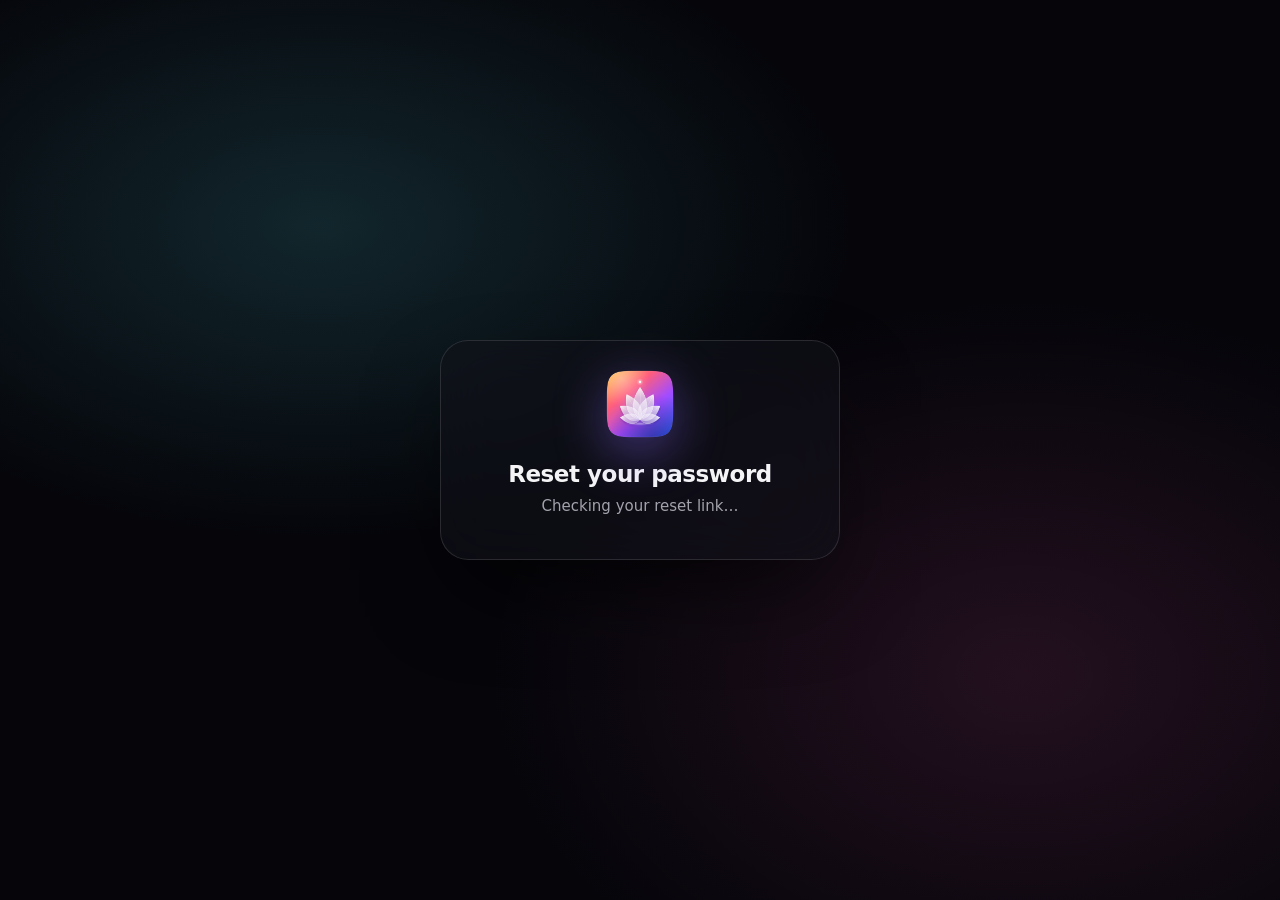
<file: reset.html>
<!doctype html>
<html lang="en">
<head>
<meta charset="utf-8">
<meta name="viewport" content="width=device-width,initial-scale=1">
<title>Reset your password · Lucent</title>
<link rel="icon" type="image/png" href="assets/icon-64.png">
<style>
:root{color-scheme:dark;--acc:#5ef0ff;--acc2:#8b6bff;--acc3:#ff5fb8}
*{box-sizing:border-box}
[hidden]{display:none!important}
html,body{margin:0;min-height:100%;background:#05050a;color:#f4f4f6;font:15px/1.5 Inter,ui-sans-serif,system-ui,-apple-system,"Segoe UI",sans-serif;-webkit-font-smoothing:antialiased}
body{display:grid;place-items:center;min-height:100vh;padding:24px;background:radial-gradient(60% 50% at 25% 25%,rgba(94,240,255,.14),transparent 70%),radial-gradient(60% 60% at 80% 75%,rgba(255,95,184,.12),transparent 70%),#05050a}
.card{width:min(400px,100%);padding:30px 28px 24px;border-radius:28px;background:rgba(18,18,26,.6);-webkit-backdrop-filter:blur(30px);backdrop-filter:blur(30px);box-shadow:inset 0 0 0 1px rgba(255,255,255,.12),0 40px 100px -30px rgba(0,0,0,.85);text-align:center}
.card img{width:68px;height:68px;filter:drop-shadow(0 14px 26px rgba(139,107,255,.45))}
h1{font-size:23px;letter-spacing:-.02em;margin:12px 0 4px}
p{color:#a3a3ad;margin:0 0 18px}
label{display:block;text-align:left;font-size:12px;font-weight:600;color:rgba(255,255,255,.7);margin:0 0 6px}
input{width:100%;padding:12px 14px;border:0;border-radius:13px;background:rgba(255,255,255,.07);box-shadow:inset 0 0 0 1px rgba(255,255,255,.1);color:#fff;font:inherit;outline:none;margin-bottom:12px}
input:focus{box-shadow:inset 0 0 0 1.5px var(--acc2),0 0 0 4px rgba(139,107,255,.18)}
button{width:100%;height:46px;border:0;border-radius:14px;background:#f2f2f4;color:#111;font:inherit;font-weight:750;cursor:pointer}
button:disabled{opacity:.6;cursor:default}
.err{color:#fda4af;min-height:20px;font-size:13px;margin:2px 0 8px}
.ok{color:#4ade80}
a{color:#fff}
</style>
</head>
<body>
<main class="card">
  <img src="assets/icon-256.png" alt="">
  <h1 id="title">Reset your password</h1>
  <p id="sub">Checking your reset link…</p>
  <form id="form" hidden>
    <label for="pw">New password</label>
    <input id="pw" type="password" autocomplete="new-password" minlength="8" required>
    <label for="pw2">Type it again</label>
    <input id="pw2" type="password" autocomplete="new-password" minlength="8" required>
    <div class="err" id="err"></div>
    <button id="go" type="submit">Save new password</button>
  </form>
</main>
<script src="assets/supabase.js"></script>
<script>
(async function () {
  const $ = (s) => document.querySelector(s);
  const say = (t, s) => { $('#title').textContent = t; $('#sub').innerHTML = s; };
  let cfg = null;
  try { cfg = await (await fetch('lucent.json', { cache: 'no-store' })).json(); } catch (e) {}
  if (!cfg || !cfg.supabaseUrl) return say('Something went wrong', 'Accounts aren’t set up on this site yet.');
  const sb = window.supabase.createClient(cfg.supabaseUrl, cfg.supabaseAnonKey, { auth: { persistSession: false, detectSessionInUrl: true } });
  const hash = new URLSearchParams(location.hash.slice(1));
  if (hash.get('error')) return say('This link has expired', 'Ask for a new one from Lucent: Log in, then Forgot password.');
  let ready = false;
  const show = () => { if (ready) return; ready = true; say('Choose a new password', 'At least 8 characters.'); $('#form').hidden = false; $('#pw').focus(); };
  sb.auth.onAuthStateChange((ev, session) => { if (session && (ev === 'PASSWORD_RECOVERY' || ev === 'SIGNED_IN' || ev === 'INITIAL_SESSION')) show(); });
  setTimeout(async () => { const { data } = await sb.auth.getSession(); if (data && data.session) show(); else if (!ready) say('This link has expired', 'Ask for a new one from Lucent: Log in, then Forgot password.'); }, 1500);
  $('#form').onsubmit = async (e) => {
    e.preventDefault();
    const a = $('#pw').value; const b = $('#pw2').value;
    if (a.length < 8) { $('#err').textContent = 'Use at least 8 characters.'; return; }
    if (a !== b) { $('#err').textContent = 'The two passwords don’t match.'; return; }
    $('#go').disabled = true; $('#err').textContent = '';
    const { error } = await sb.auth.updateUser({ password: a });
    if (error) { $('#go').disabled = false; $('#err').textContent = error.message || 'Couldn’t save it. Try again.'; return; }
    await sb.auth.signOut().catch(() => {});
    $('#form').hidden = true;
    say('Password changed', '<span class="ok">All set.</span> Go back to Lucent and log in with your new password.');
  };
})();
</script>
</body>
</html>
</file>
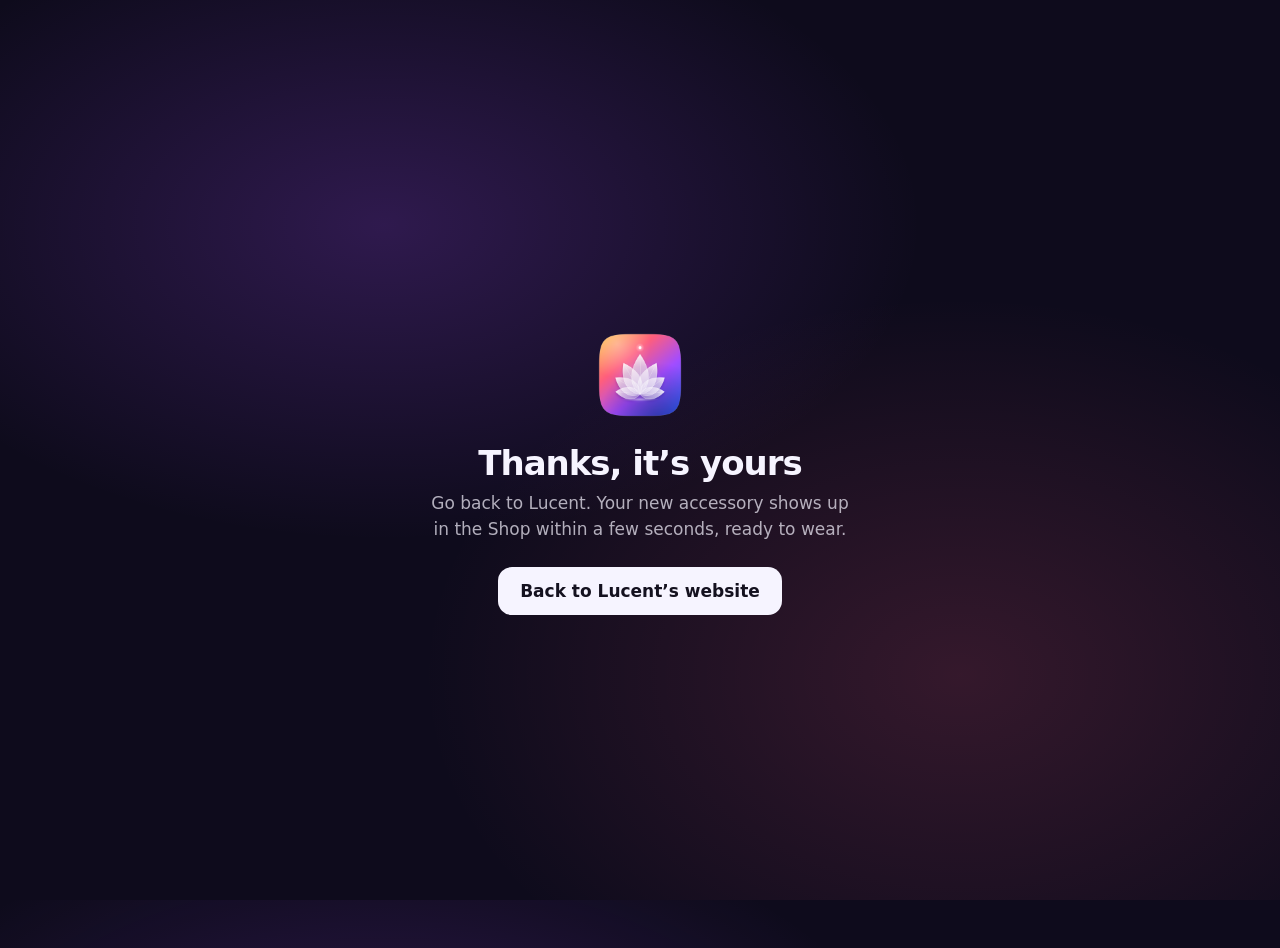
<file: thanks.html>
<!doctype html>
<html lang="en">
<head>
<meta charset="utf-8">
<meta name="viewport" content="width=device-width,initial-scale=1">
<meta name="robots" content="noindex">
<title>Lucent Shop</title>
<link rel="icon" type="image/png" href="assets/icon-64.png?v=240">
<style>
:root{color-scheme:dark;--sys:-apple-system,BlinkMacSystemFont,"SF Pro Text","Segoe UI",system-ui,sans-serif}
html,body{margin:0;height:100%;background:radial-gradient(60% 50% at 30% 25%,rgba(164,77,255,.22),transparent 70%),radial-gradient(60% 60% at 75% 75%,rgba(255,94,126,.16),transparent 70%),#0e0b1c;color:#f6f4ff;font:17px/1.55 var(--sys);-webkit-font-smoothing:antialiased}
main{min-height:100%;display:grid;place-items:center;text-align:center;padding:24px}
img{width:84px;height:84px}
h1{margin:20px 0 8px;font-size:34px;letter-spacing:-.03em;line-height:1.1}
p{color:rgba(246,244,255,.7);max-width:430px;margin:0 auto 24px}
a{display:inline-flex;align-items:center;height:48px;padding:0 22px;border-radius:14px;background:#f6f4ff;color:#14111f;font-weight:700;text-decoration:none}
a:focus-visible{outline:3px solid #ff8ab4;outline-offset:3px}
</style>
</head>
<body>
<main><div>
  <img src="assets/icon-256.png?v=240" alt="">
  <h1 id="t">Thanks, it’s yours</h1>
  <p id="p">Go back to Lucent. Your new accessory shows up in the Shop within a few seconds, ready to wear.</p>
  <a href="./">Back to Lucent’s website</a>
</div></main>
<script>
  if (new URLSearchParams(location.search).get('cancelled')) {
    document.getElementById('t').textContent = 'No worries';
    document.getElementById('p').textContent = 'You weren’t charged. You can keep trying things on in Lucent’s Shop and buy whenever you like.';
  }
</script>
</body>
</html>
</file>
